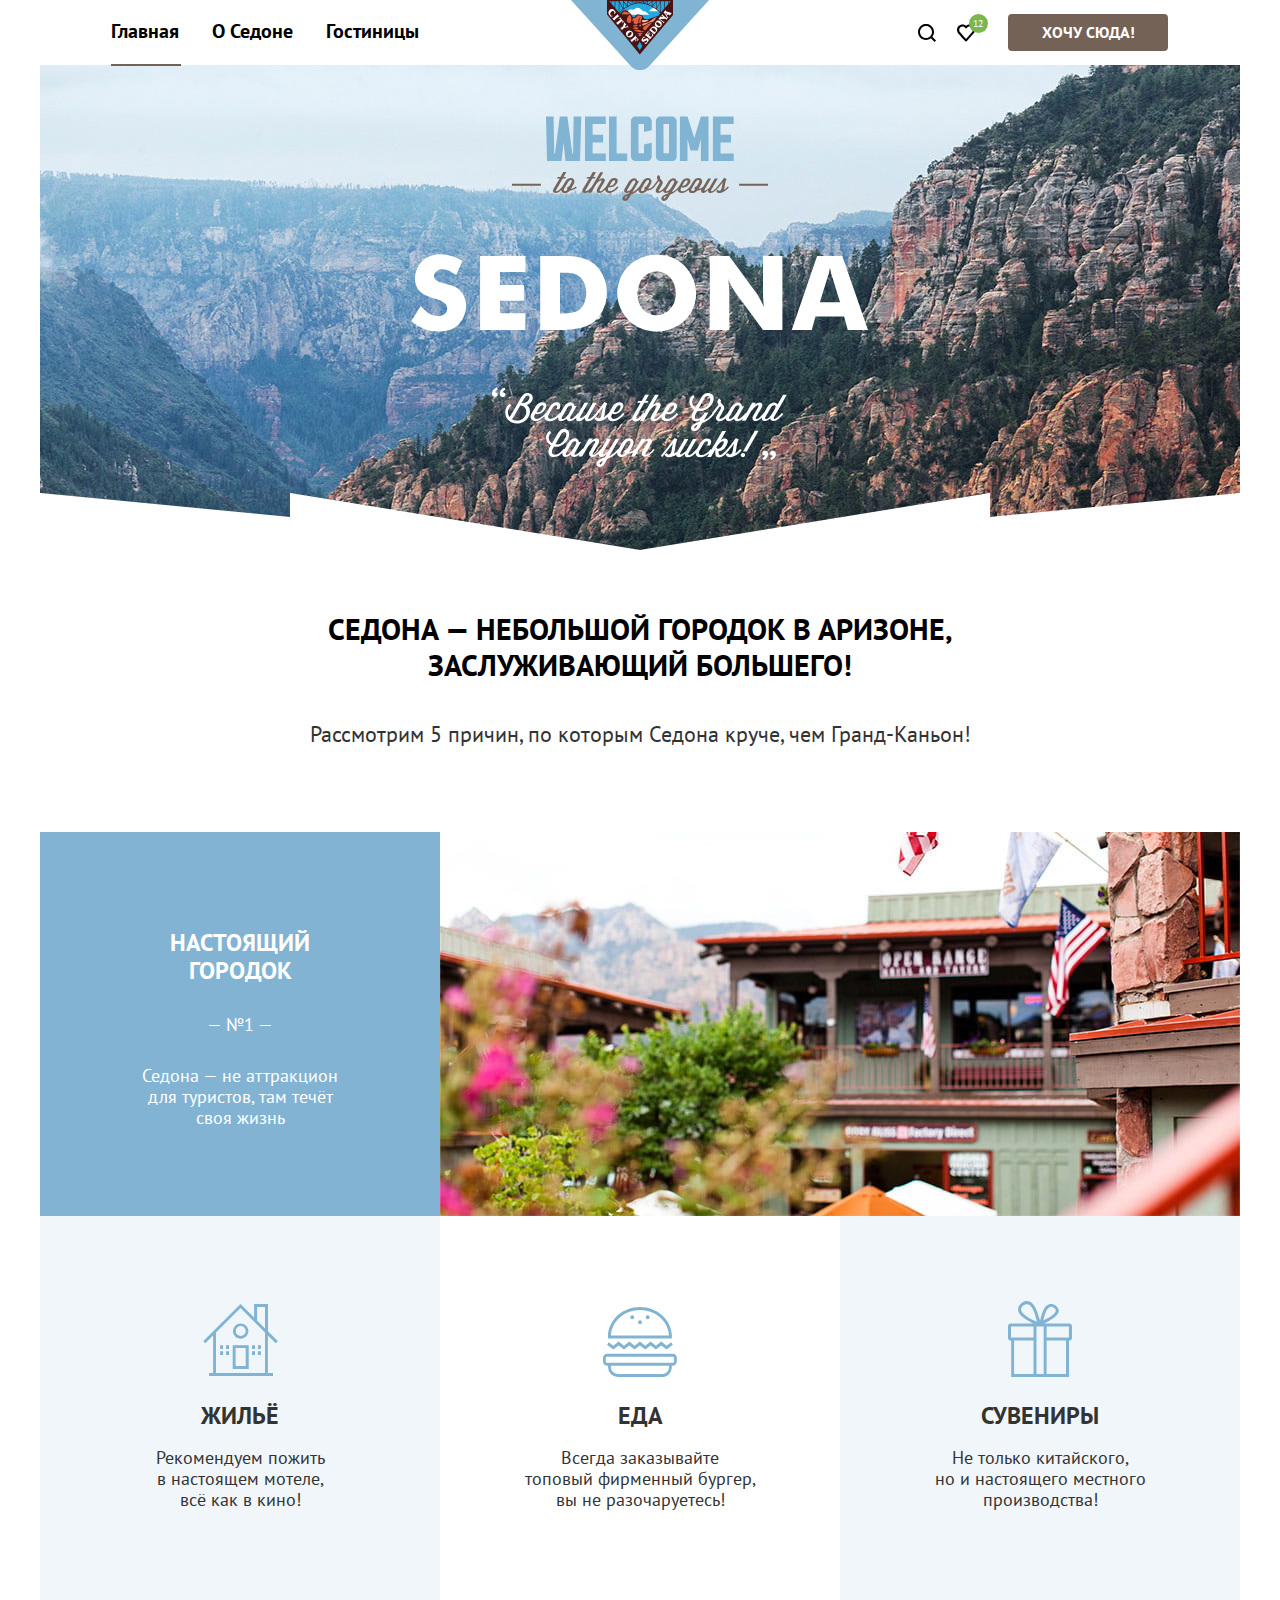
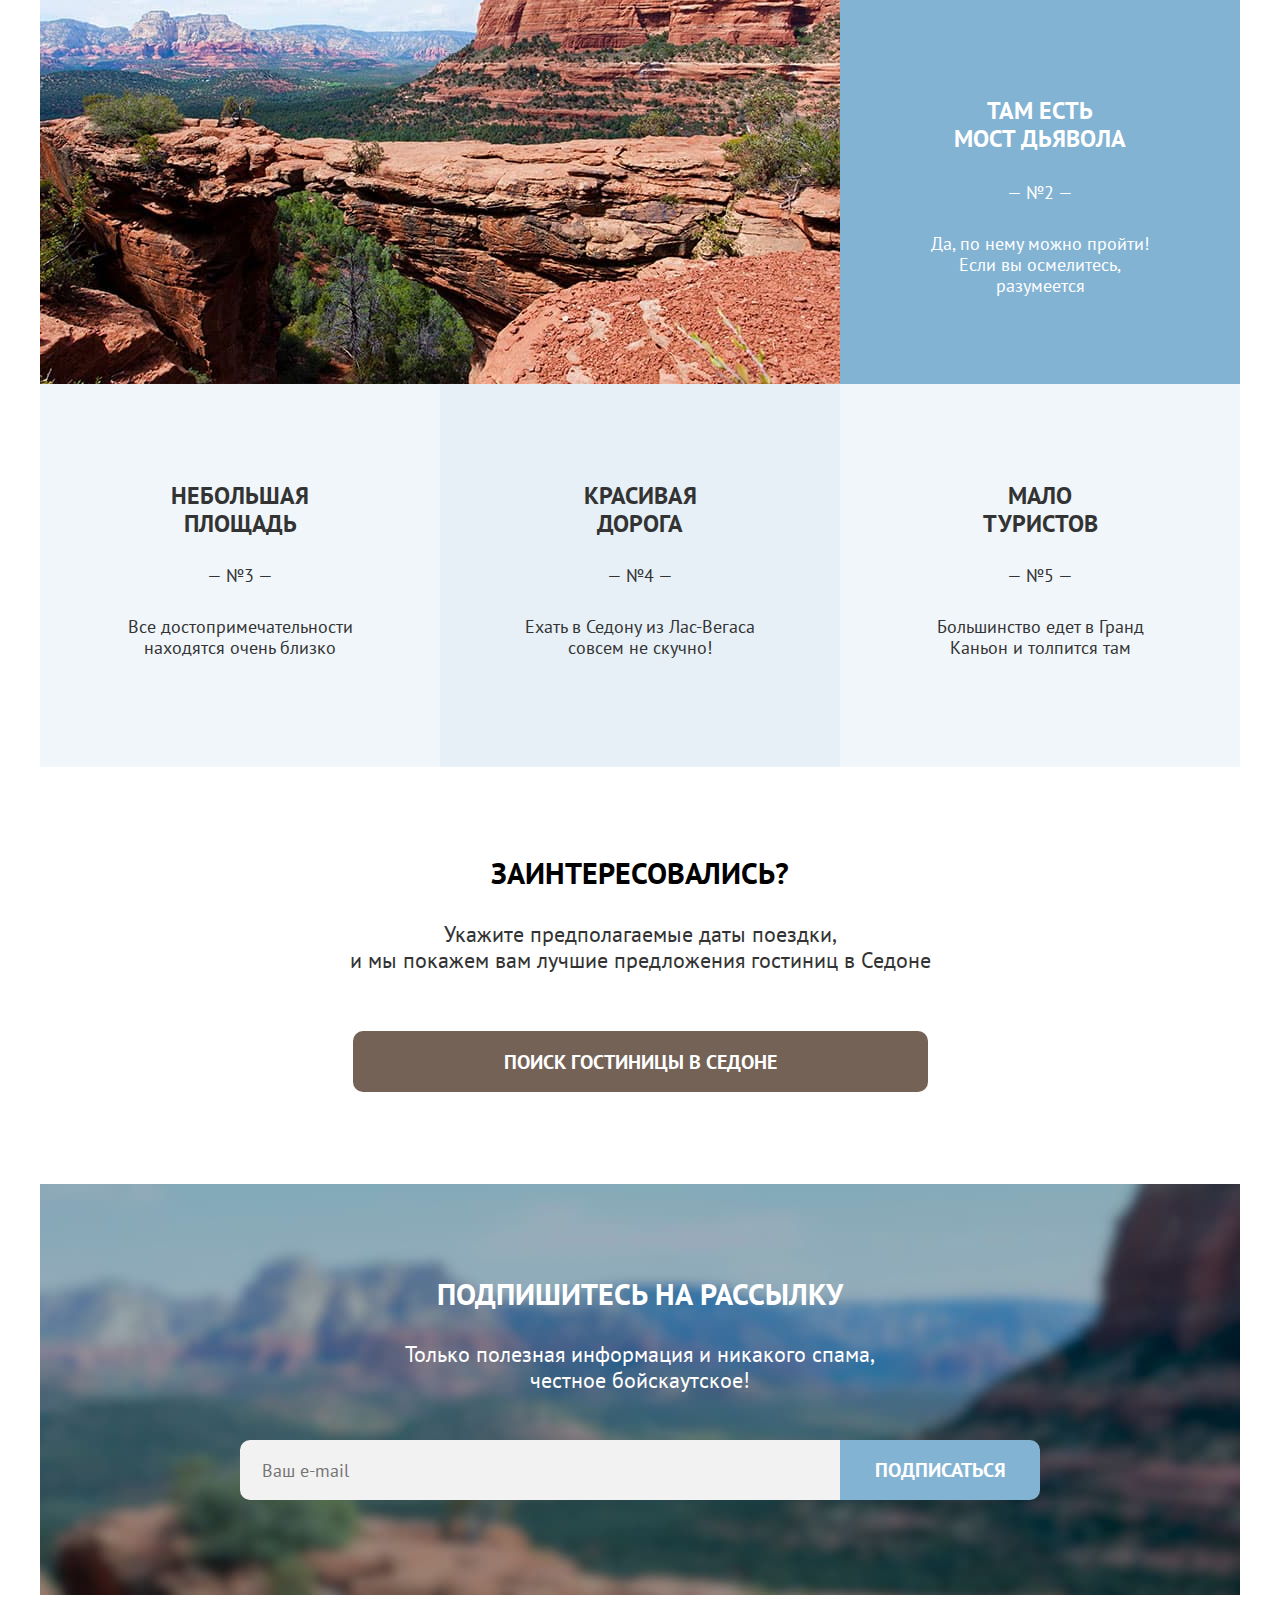
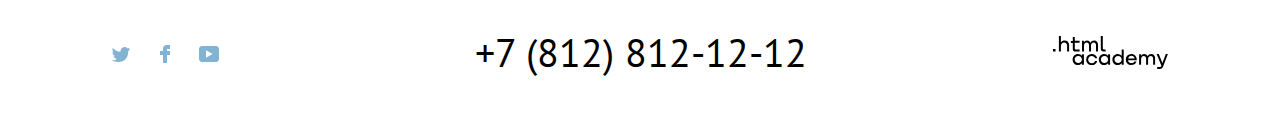
<file: index.html>
<!DOCTYPE html>
<html lang="ru">

<head>
  <meta charset="utf-8">
  <title>HTML Academy: Седона</title>
  <link rel="icon" type="image/png" sizes="32x32" href="favicon.png">
  <link rel="icon" href="favicon.ico">
  <link rel="stylesheet" href="styles/styles.css">
</head>

<body>
  <!---page-header--->
  <div class="container">
    <header class="page-header">
      <!---navigation---->
      <nav class="main-nav">
        <ul class="disordered nav-site">
          <li class="nav-site-item">
            <a class="nav-site-link navigation-link-active" href="#">Главная</a>
          </li>
          <li class="nav-site-item">
            <a class="nav-site-link" href="#">О Седоне</a>
          </li>
          <li class="nav-site-item">
            <a class="nav-site-link" href="catalog.html">Гостиницы</a>
          </li>
        </ul>
        <a class="nav-logo-link"><img src="./images/sedona.svg" alt="Логотип компании." width="138" height="70"></a>
        <ul class="disordered nav-user">
          <li class="nav-user-item">
            <a class="nav-user-link search-link" href="#">
              <svg class="icon-search" aria-hidden="true" focusable="false" width="18" height="18" viewBox="0 0 18 18"
                fill="none" xmlns="http://www.w3.org/2000/svg">
                <path
                  d="M18 16.5L14.3 12.8C15.3 11.5 16 9.8 16 7.9C16 3.5 12.4 -0.1 8 -0.1C3.6 -0.1 0 3.6 0 8C0 12.4 3.6 16 8 16C9.8 16 11.5 15.4 12.9 14.3L16.6 18L18 16.5ZM8 14C4.7 14 2 11.3 2 8C2 4.7 4.7 2 8 2C11.3 2 14 4.7 14 8C14 11.3 11.3 14 8 14Z"
                  fill="black" />
              </svg>
              <span class="visually-hidden">Поиск</span>
            </a>
          </li>
          <li class="nav-user-item">
            <a class="nav-user-link icon" href="#">
              <svg class="icon-favorites" aria-hidden="true" focusable="false" width="18" height="17"
                viewBox="0 0 18 17" fill="none" xmlns="http://www.w3.org/2000/svg">
                <path
                  d="M8.9 17C8.6 17 8.3 16.9 8.1 16.6C2.7 10.5 1.4 9.1 1.1 8.7C0.4 7.8 0 6.6 0 5.4C0 2.4 2.4 0 5.5 0C6.8 0 8 0.5 9 1.3C10 0.5 11.3 0 12.5 0C15.5 0 18 2.4 18 5.4C18 6.7 17.5 7.9 16.7 8.8L9.7 16.7C9.5 16.9 9.3 17 8.9 17ZM2.9 7.5C3.2 7.9 6.4 11.5 9 14.4L15.2 7.4C15.7 6.9 15.9 6.2 15.9 5.4C15.9 3.6 14.4 2.1 12.6 2.1C11.6 2.1 10.6 2.6 9.9 3.4C9.6 3.7 9.3 3.8 9 3.8C8.7 3.8 8.4 3.6 8.2 3.4C7.5 2.6 6.5 2.1 5.5 2.1C3.7 2.1 2.2 3.6 2.2 5.4C2.1 6.3 2.5 7 2.9 7.5C2.8 7.5 2.8 7.5 2.9 7.5Z"
                  fill="black" />
              </svg>
              <span class="visually-hidden">Избранное</span>
            </a>
            <span class="favorites-total">12</span>
            <!--для открытия попапа добавить класс popup-activ-->
            <div class="popup">
              <div class="popup-content">
                <div class="popup-wrapper">
                  <button class="popup-button visually-hidden" tabindex="-1">Закрыть</button>
                  <ul class="disordered popup-list">
                    <li class="popup-item">
                      <a class="card-favorites" href="#">
                        <img class="card-favorites-images" src="./images/hotel-2-small.jpg"
                          alt="однаэтажная гостиница с видом на две горы." width="48" height="48">
                        <h2 class="card-favorites-title">Desert Quail Inn</h2>
                        <p class="card-favorites-subtitle">Мотель</p>
                      </a>
                      <button class="catalog-favorites-button" type="button">
                        <svg class="button-icon" aria-hidden="true" focusable="false" width="16" height="16" fill="none"
                          xmlns="http://www.w3.org/2000/svg">
                          <path
                            d="M15.3 2.3H.6c-.3 0-.6.2-.6.5s.3.6.6.6h1.7v12c0 .3.3.6.6.6h10.2c.3 0 .6-.3.6-.6v-12h1.7c.3 0 .6-.3.6-.6s-.4-.5-.7-.5Zm-2.8 12.5H3.4V3.4h9.1v11.4ZM6.2 1.2h3.4c.3 0 .6-.3.6-.6S10 0 9.7 0H6.2c-.3 0-.5.3-.5.6s.2.6.5.6Z"
                            fill="#000" />
                          <path
                            d="M6.2 12c.3 0 .6-.3.6-.6V5.7c0-.3-.3-.6-.6-.6s-.6.3-.6.6v5.7c.1.3.3.6.6.6ZM9.7 12c.3 0 .6-.3.6-.6V5.7c0-.3-.3-.6-.6-.6s-.6.4-.6.6v5.7c0 .3.2.6.6.6Z"
                            fill="#000" />
                        </svg>
                        <span class="visually-hidden">Удалить из избраннова</span>
                      </button>
                    </li>
                    <li class="popup-item">
                      <a class="card-favorites" href="#">
                        <img class="card-favorites-images" src="./images/hotel-3-small.jpg" alt="Гора дьявола."
                          width="48" height="48">
                        <h2 class="card-favorites-title">Villas at Poco Diablo</h2>
                        <p class="card-favorites-subtitle">Апартаменты</p>
                      </a>
                      <button class="catalog-favorites-button" type="button">
                        <svg class="button-icon" aria-hidden="true" focusable="false" width="16" height="16" fill="none"
                          xmlns="http://www.w3.org/2000/svg">
                          <path
                            d="M15.3 2.3H.6c-.3 0-.6.2-.6.5s.3.6.6.6h1.7v12c0 .3.3.6.6.6h10.2c.3 0 .6-.3.6-.6v-12h1.7c.3 0 .6-.3.6-.6s-.4-.5-.7-.5Zm-2.8 12.5H3.4V3.4h9.1v11.4ZM6.2 1.2h3.4c.3 0 .6-.3.6-.6S10 0 9.7 0H6.2c-.3 0-.5.3-.5.6s.2.6.5.6Z"
                            fill="#000" />
                          <path
                            d="M6.2 12c.3 0 .6-.3.6-.6V5.7c0-.3-.3-.6-.6-.6s-.6.3-.6.6v5.7c.1.3.3.6.6.6ZM9.7 12c.3 0 .6-.3.6-.6V5.7c0-.3-.3-.6-.6-.6s-.6.4-.6.6v5.7c0 .3.2.6.6.6Z"
                            fill="#000" />
                        </svg>
                        <span class="visually-hidden">Удалить из избранного</span>
                      </button>
                    </li>
                  </ul>
                </div>
                <a class="btn all-favorits" href="#">Все избранные</a>
              </div>
            </div>
          </li>
          <li class="nav-user-item">
            <a class="nav-user-link btn" href="#">Хочу сюда!</a>
          </li>
        </ul>
      </nav>
      <!---navigation---->
    </header>
    <!---page-header--->
    <main class="main-index">
      <!------------.promo------------>
      <section class="promo">
        <div class="promo-banner">
          <h1 class="visually-hidden">Седона, поиск гостиниц</h1>
          <img class="promo-logo" src="./images/welcome.svg" alt="Добро пожаловать в седону, вид на большие горы."
            width="458" height="352">
        </div>
        <div class="promo-text">
          <p class="promo-title"><strong>Седона — небольшой городок в Аризоне, заслуживающий большего!</strong></p>
          <p class="promo-subtitle">
            Рассмотрим 5 причин, по которым Седона круче, чем Гранд-Каньон!
          </p>
        </div>
      </section>
      <!------------.promo------------>
      <!--------------.advantage----------->
      <section class="advantage">
        <h2 class="visually-hidden">Преимущества</h2>
        <ul class="disordered advantage-list simple-list">
          <li class="advantage-item advantage-item-promo blu">
            <div class="card-text card-text-promo">
              <h3 class="heading">Настоящий городок</h3>
              <p>— №1 —</p>
              <p>Седона — не аттракцион для туристов, там течёт своя жизнь</p>
            </div>
            <img class="card-image" src="./images/photo-1.jpg" alt="Красивый вид на двух этажную гостиницу." width="800"
              height="384">
          </li>
          <li class="advantage-item light-blu">
            <div class="card-text card-text-normal">
              <h3 class="house heading">Жильё</h3>
              <p class="lodging">Рекомендуем пожить в настоящем мотеле, всё как в кино!</p>
            </div>
          </li>
          <li class="advantage-item blu-white">
            <div class="card-text card-text-normal">
              <h3 class="food heading">Еда</h3>
              <p>Всегда заказывайте <br>топовый фирменный бургер, вы не разочаруетесь!</p>
            </div>
          </li>
          <li class="advantage-item light-blu">
            <div class="card-text card-text-normal">
              <h3 class="souvenir heading">Сувениры</h3>
              <p>Не только китайского, <br>но и настоящего местного производства!</p>
            </div>
          </li>
        </ul>
        <ul class="disordered advantage-list number-list">
          <li class="advantage-item advantage-item-promo blu">
            <div class="card-text card-text-promo">
              <h3 class="heading">Там есть <br>мост дьявола</h3>
              <p>— №2 —</p>
              <p>Да, по нему можно пройти! Если вы осмелитесь, разумеется</p>
            </div>
            <img class="card-image" src="./images/photo-2.jpg" alt="Мост дьявола в горах." width="800" height="384">
          </li>
          <li class="advantage-item light-blu">
            <div class="card-text card-text-number">
              <h3 class="heading">Небольшая площадь</h3>
              <p>— №3 —</p>
              <p>Все достопримечательности находятся очень близко</p>
            </div>
          </li>
          <li class="advantage-item dark-blu">
            <div class="card-text card-text-number">
              <h3 class="heading">Красивая дорога</h3>
              <p>— №4 —</p>
              <p>Ехать в Седону из Лас-Вегаса совсем не скучно!</p>
            </div>
          </li>
          <li class="advantage-item light-blu">
            <div class="card-text card-text-number">
              <h3 class="heading">Мало туристов</h3>
              <p>— №5 —</p>
              <p>Большинство едет в Гранд Каньон и толпится там</p>
            </div>
          </li>
        </ul>
      </section>
      <!---------------.advantage--------------->
      <!---------------.search-block--------------->
      <section class="search-block">
        <h2 class="visually-hidden">Форма поиска</h2>
        <p><strong>Заинтересовались?</strong></p>
        <p class="search-block-subtitle">Укажите предполагаемые даты поездки, <br>и мы покажем вам лучшие предложения
          гостиниц в Седоне</p>
        <a class="btn" href="#">Поиск гостиницы в седоне</a>
      </section>
    </main>
    <!---------------.search-block--------------->
    <!---------------.subscription-form--------------->
    <footer>
      <section class="subscription-form">
        <h2 class="subscription-title">Подпишитесь на рассылку</h2>
        <p class="subscription-subtitle">Только полезная информация и никакого спама, честное бойскаутское!</p>
        <form class="mailing-form" action="https://echo.htmlacademy.ru/" method="post">
          <p class="e-mail">
            <label for="e-mail" class="visually-hidden">Укажите Ваш e-mail адресс</label>
            <input type="email" class="e-mail" name="e-mail" id="e-mail" placeholder="Ваш e-mail" required>
          </p>
          <button class="button" type="submit">Подписаться</button>
        </form>
      </section>
      <!-----------.subscription-form------------>
      <!-------------.footer-social------------->
      <section class="footer-social">
        <h2 class="visually-hidden">Контактная информация</h2>
        <ul class="disordered footer-social-list">
          <li class="footer-social-item">
            <a class="footer-social-link twitter" href="https://twitter.com/htmlacademy_ru">
              <svg class="social-icon" width="18" height="15" fill="none" xmlns="http://www.w3.org/2000/svg">
                <path
                  d="M11.6.2c1.8-.5 3.2.3 3.8 1.2l2.1-.7c0 .9-.6 1.5-.9 1.8.7.1 1.4-.6 1.4-.6a3 3 0 0 1-1.7 2C16.1 10.7 13 15.1 5.7 15h-.5c-.4 0-4.4-.5-5.2-1.9 2.4.2 4.1-.4 5-1.2-1-.3-2.9-.4-3.2-2.9.4.1.6.2 1.3.1C1.8 8.3.4 7.5.5 5.3c.3.3 1.1.5 1.4.5C1.1 5.6-.2 2.5.9.9a11 11 0 0 0 7.6 3.8C8.7 2.3 9.7.8 11.6.2Z"
                  fill="#83B3D3" />
              </svg>
              <span class="visually-hidden">Твиттер</span>
            </a>
          </li>
          <li class="footer-social-item">
            <a class="footer-social-link facebook" href="https://www.facebook.com/htmlacademy">
              <svg class="social-icon" aria-hidden="true" focusable="false" width="10" height="18" fill="none"
                xmlns="http://www.w3.org/2000/svg">
                <path d="M7 0a4 4 0 0 0-4 4v2H0v4h3v8h4v-8h3V6H7V4h3V0H7Z" fill="#83B3D3" />
              </svg>
              <span class="visually-hidden">Фейсбук</span>
            </a>
          </li>
          <li class="footer-social-item">
            <a class="footer-social-link youtube" href="https://www.youtube.com/c/HTMLAcademyRUS">
              <svg class="social-icon" aria-hidden="true" focusable="false" width="20" height="16" fill="none"
                xmlns="http://www.w3.org/2000/svg">
                <g clip-path="url(#a)">
                  <path
                    d="M17 0H2.9C1.2 0 0 1.5 0 3.2v9.5C0 14.5 1.2 16 2.9 16h14.3c1.5 0 2.9-1.5 2.9-3.2V3.2C19.9 1.5 18.7 0 17 0ZM7 11.8V4.2L13.7 8 7 11.8Z"
                    fill="#83B3D3" />
                </g>
                <defs>
                  <clipPath id="a">
                    <path fill="#fff" d="M0 0h20v16H0z" />
                  </clipPath>
                </defs>
              </svg>
              <span class="visually-hidden">youtube</span>
            </a>
          </li>
        </ul>
        <a class="footer-tel" href="tel:+78128121212">+7 (812) 812-12-12</a>
        <a class="footer-logo" href="https://htmlacademy.ru/">
          <svg class="footer-logo-icon" aria-hidden="true" focusable="false" width="115" height="34" fill="none"
            xmlns="http://www.w3.org/2000/svg">
            <path
              d="M0 12.9v2.6h2.5v-2.6H0ZM11.6 4.5c-1.6 0-2.8.7-3.6 1.7h-.1V0h-2v15.5h2v-5.3c0-2.1 1.3-3.6 3.3-3.6 1.8 0 2.9 1.4 2.9 3.2v5.7h2V9.4c.1-3-1.8-4.9-4.5-4.9ZM26.6 4.8h-4.8V1.1h-2v3.8h-1.9v2h1.9v6c0 1.7 1 2.7 2.7 2.7h4.1v-2h-3.7c-.7 0-1.1-.4-1.1-1.1V6.8h4.8v-2ZM41.1 4.6c-1.6 0-2.9.8-3.5 2.1h-.1a3.7 3.7 0 0 0-3.4-2.1c-1.4 0-2.5.8-3.1 1.8h-.1V4.8H29v10.6h2V10c0-2 1-3.5 2.6-3.5 1.5 0 2.4 1 2.4 2.6v6.3h2V9.8c0-2.4 1.4-3.3 2.6-3.3 1.5 0 2.4 1 2.4 2.6v6.3h2V8.9c.1-2.5-1.4-4.3-3.9-4.3ZM47.8 12.7c0 1.7 1 2.7 2.8 2.7h2v-2h-1.7c-.7 0-1.1-.4-1.1-1.1V0h-2v12.7ZM28.9 19.7a4.9 4.9 0 0 0-3.9-1.8c-3.1 0-5.4 2.3-5.4 5.6s2.3 5.6 5.4 5.6c1.8 0 3-.8 3.8-1.9h.1v1.6h2V18.2h-2v1.5Zm-3.6 7.4a3.5 3.5 0 0 1-3.6-3.6c0-2 1.4-3.6 3.6-3.6s3.6 1.6 3.6 3.6c0 1.9-1.4 3.6-3.6 3.6ZM44.2 22c-.5-2.4-2.6-4.1-5.4-4.1a5.4 5.4 0 0 0-5.6 5.6c0 3.1 2.2 5.6 5.6 5.6 2.8 0 4.9-1.8 5.4-4.2h-2.1a3.4 3.4 0 0 1-3.3 2.3 3.5 3.5 0 0 1-3.6-3.6c0-2 1.4-3.6 3.6-3.6 1.6 0 2.8 1 3.3 2.2h2.1V22ZM55.1 19.7a4.9 4.9 0 0 0-3.9-1.8c-3.1 0-5.4 2.3-5.4 5.6s2.3 5.6 5.4 5.6c1.8 0 3-.8 3.8-1.9h.1v1.6h2V18.2h-2v1.5Zm-3.6 7.4a3.5 3.5 0 0 1-3.6-3.6c0-2 1.4-3.6 3.6-3.6s3.6 1.6 3.6 3.6c0 1.9-1.5 3.6-3.6 3.6ZM68.7 19.8a5 5 0 0 0-3.9-1.9c-3.1 0-5.4 2.3-5.4 5.6s2.2 5.6 5.4 5.6c1.7 0 3-.8 3.8-1.8h.1v1.5h2V13.4h-2v6.4Zm-3.6 7.3a3.5 3.5 0 0 1-3.6-3.6c0-2 1.4-3.6 3.6-3.6s3.6 1.6 3.6 3.6c-.1 2-1.5 3.6-3.6 3.6ZM78.3 17.9a5.4 5.4 0 0 0-5.5 5.6c0 3 2.1 5.6 5.5 5.6 2.5 0 4.5-1.3 5.2-3.6h-2.1c-.5 1-1.6 1.6-3 1.6-1.9 0-3.3-1.3-3.4-2.9h8.8c.2-3.6-2-6.3-5.5-6.3Zm0 1.9c1.7 0 3 1 3.3 2.6h-6.5a3.2 3.2 0 0 1 3.2-2.6ZM98.2 17.9a4 4 0 0 0-3.6 2h-.1c-.6-1.2-1.8-2-3.4-2-1.4 0-2.5.7-3.1 1.8v-1.5h-1.9v10.6h2v-5.4c0-2 1-3.4 2.6-3.5 1.5 0 2.4 1 2.4 2.6v6.3h2v-5.6c0-2.4 1.4-3.3 2.6-3.3 1.5 0 2.4 1 2.4 2.6v6.3h2v-6.5c.1-2.6-1.4-4.4-3.9-4.4ZM109.4 27l-3.6-8.9h-2.2l4.8 11.6c-.3.9-.7 1.2-1.7 1.2h-2.5v2h2.5c1.8 0 2.8-.8 3.5-2.6l4.7-12.2h-2.1l-3.4 8.9Z"
              fill="#000" />
          </svg>
        </a>
      </section>
    </footer>
  </div>
  <div class="modal-container modal-container-close">
    <div class="modal modal-search">
      <button class="modal-close-button">
        <span class="visually-hidden">Закрыть</span>
      </button>
      <section class="modal-content">
        <h2 class="modal-title">Поиск гостиницы в Седоне</h2>
        <form class="modal-form" action="https://echo.htmlacademy.ru/" method="get">
          <p class="field-group appointment-form-date">
            <label class="form-label label-form" for="appointment-date-arrival">Дата заезда:</label>
            <input type="text" class="appointment-date-arrival" id="appointment-date-arrival" name="appointment-date"
              placeholder="27 апреля 2020" required>
            <span class="input-message input-message-error">Мы не можем отправить вас в прошлое.</span>
          </p>
          <p class="field-group appointment-form-date">
            <label class="form-label label-form" for="appointment-date-departure">Дата выезда:</label>
            <input type="text" class="appointment-date-departure" id="appointment-date-departure"
              name="appointment-date" placeholder="1 сентября 2021">
            <span class="input-message">На эти даты есть свободные номера. Пока есть.</span>
          </p>
          <div class="human">
            <div class="field-group appointment-form-human">
              <label class="form-label form-label-adult" for="appointment-human-adult">Взрослые:</label>
              <div class="input-controls-wrapper input-adult">
                <div class="input-controls">
                  <button class="input-button decrease" type="button">
                    <span class="visually-hidden">Уменьшить на 1</span>
                  </button>
                  <button class="input-button increase" type="button">
                    <span class="visually-hidden">Увеличить на 1</span>
                  </button>
                </div>
                <input type="number" class="appointment-human input-adult" id="appointment-human-adult"
                  name="appointment-human-adult" placeholder="2" min="0">
              </div>
            </div>
            <div class="field-group appointment-form-human">
              <label class="form-label form-label-children" for="appointment-human-children">Дети:</label>
              <div class="children-info">
                <button class="dop-info" type="button">i</button>
                <!--для вывода информации добавить класс children-block-activ-->
                <div class="children-block">
                  <p class="children-text">Укажите количество детей, которые будут с вами, возраст которых от 6 до 18
                    лет. Дети до 6 лет размещаются бесплатно.</p>
                </div>
              </div>
              <div class="input-controls-wrapper input-children">
                <div class="input-controls">
                  <button class="input-button decrease" type="button">
                    <span class="visually-hidden">Уменьшить на 1</span>
                  </button>
                  <button class="input-button increase" type="button">
                    <span class="visually-hidden">Увеличить на 1</span>
                  </button>
                </div>
                <input type="number" class="appointment-human appointment-human-children"
                  id="appointment-human-children" name="appointment-human-adult" placeholder="1" min="0">
              </div>
            </div>
          </div>
          <button class="button appointment-search" type="submit">Записаться</button>
        </form>
      </section>
    </div>
  </div>
  <!------------------.footer-social----------------->
</body>

</html>
</file>
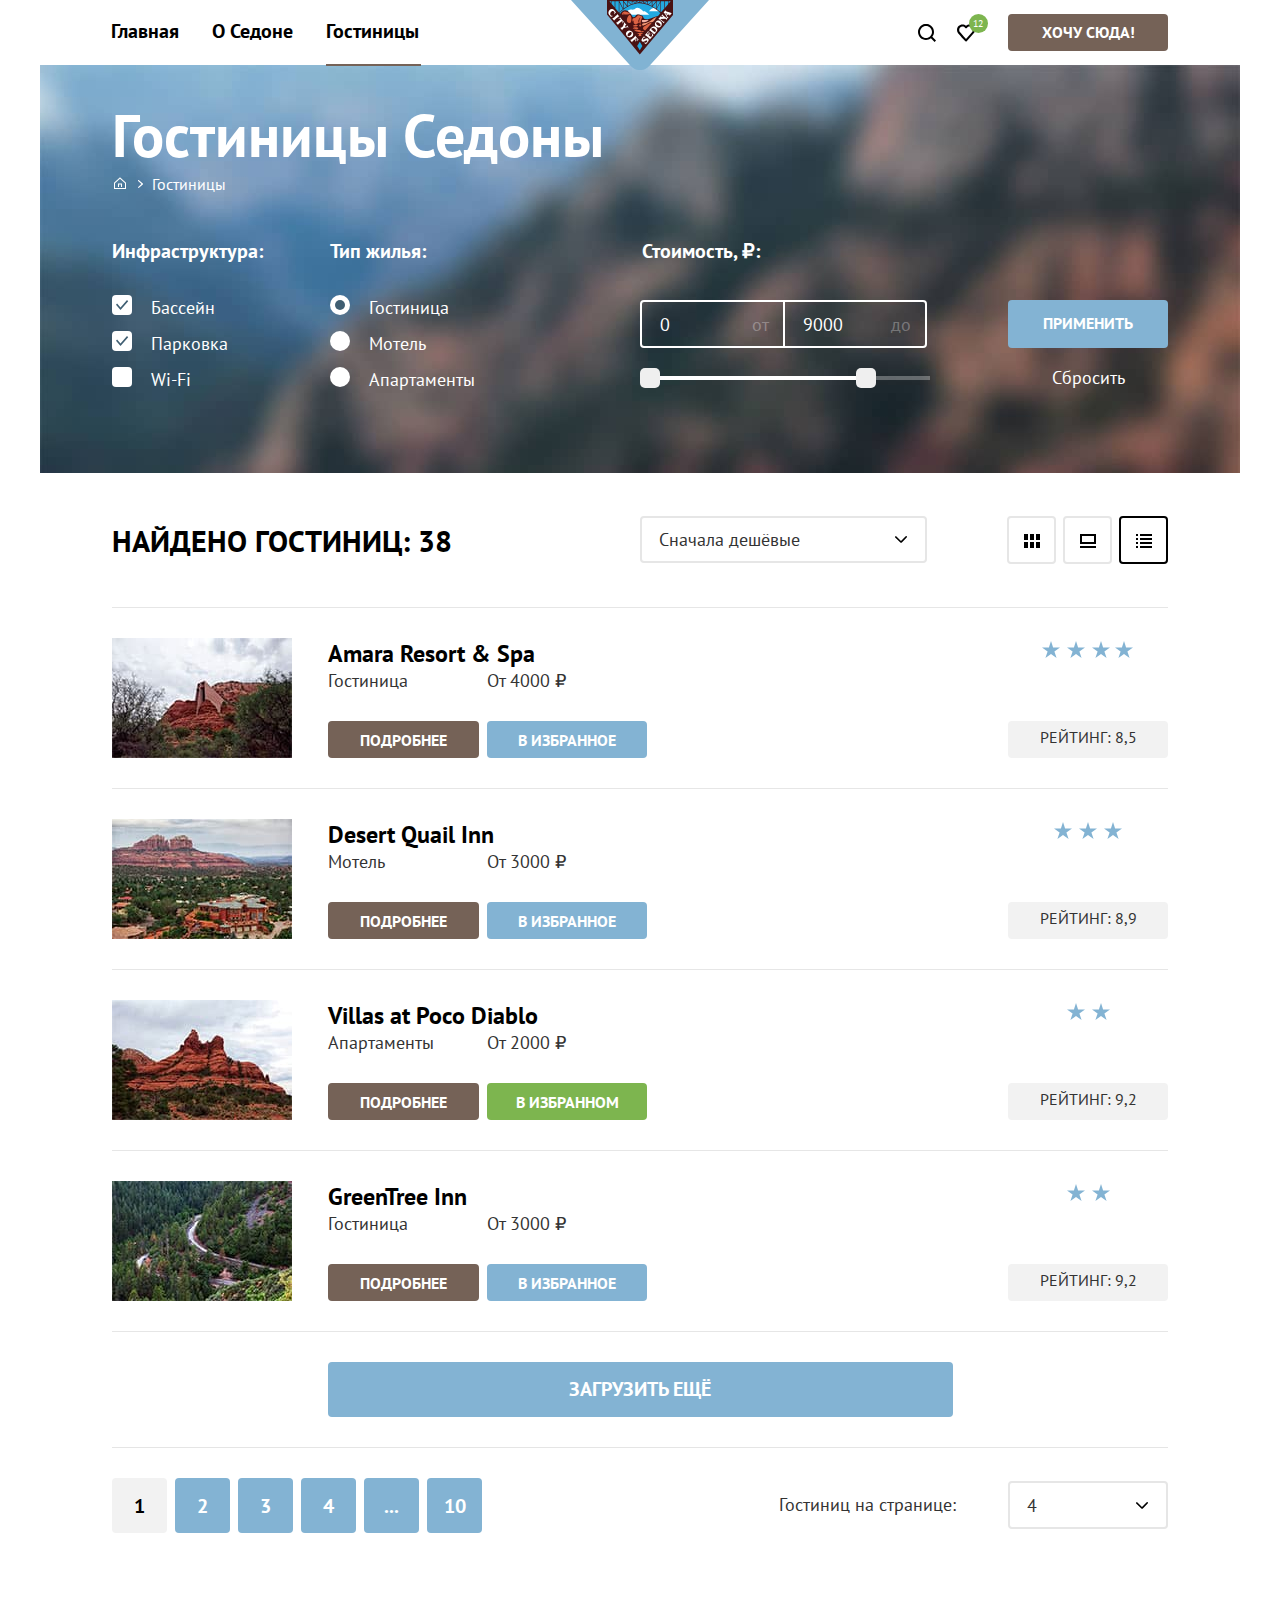
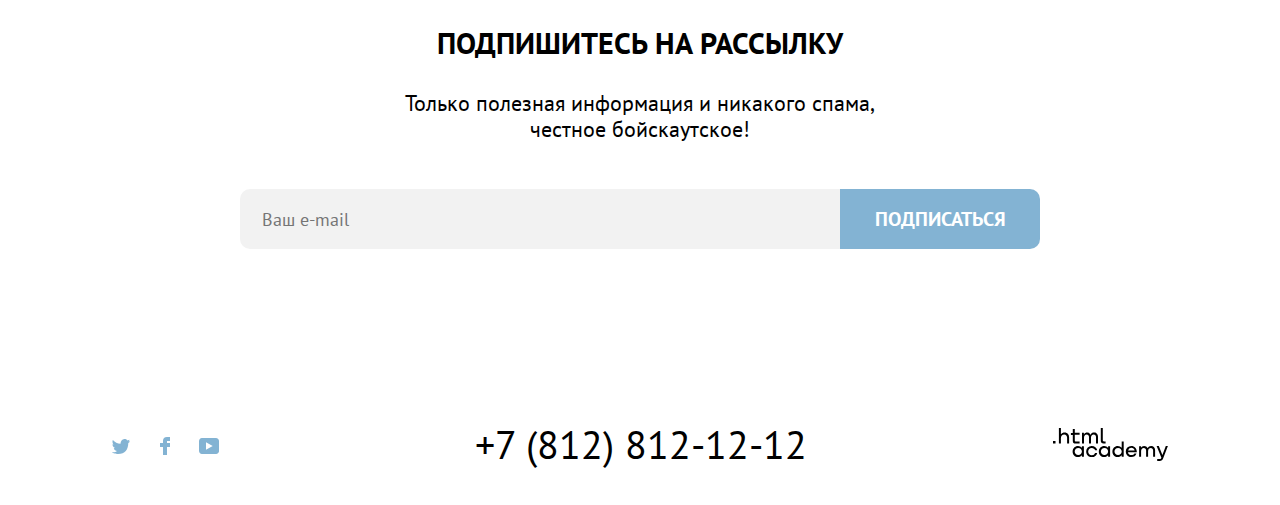
<file: catalog.html>
<!DOCTYPE html>
<html lang="en">

<head>
  <meta charset="utf-8">
  <title>HTML Academy: Седона</title>
  <link rel="icon" type="image/png" sizes="32x32" href="favicon.png">
  <link rel="icon" href="favicon.ico">
  <link rel="stylesheet" href="styles/styles.css">
</head>

<body>
  <div class="container">
    <!---page-header--->
    <header class="page-header">
      <!---navigation---->
      <nav class="main-nav">
        <ul class="disordered nav-site">
          <li class="nav-site-item">
            <a class="nav-site-link" href="index.html">Главная</a>
          </li>
          <li class="nav-site-item">
            <a class="nav-site-link" href="#">О Седоне</a>
          </li>
          <li class="nav-site-item">
            <a class="nav-site-link  navigation-link-active" href="catalog.html">Гостиницы</a>
          </li>
        </ul>
        <a class="nav-logo-link" href="index.html"><img src="images/sedona.svg"
            alt="Логотип компании, переход на главную страницу." width="138" height="70"></a>
        <ul class="disordered nav-user">
          <li class="nav-user-item">
            <a class="nav-user-link search-link" href="#">
              <svg class="icon-search" aria-hidden="true" focusable="false" width="18" height="18" viewBox="0 0 18 18"
                fill="none" xmlns="http://www.w3.org/2000/svg">
                <path
                  d="M18 16.5L14.3 12.8C15.3 11.5 16 9.8 16 7.9C16 3.5 12.4 -0.1 8 -0.1C3.6 -0.1 0 3.6 0 8C0 12.4 3.6 16 8 16C9.8 16 11.5 15.4 12.9 14.3L16.6 18L18 16.5ZM8 14C4.7 14 2 11.3 2 8C2 4.7 4.7 2 8 2C11.3 2 14 4.7 14 8C14 11.3 11.3 14 8 14Z"
                  fill="black" />
              </svg>
              <span class="visually-hidden">Поиск</span>
            </a>
          </li>
          <li class="nav-user-item">
            <a class="nav-user-link icon" href="#">
              <svg class="icon-favorites" aria-hidden="true" focusable="false" width="18" height="17"
                viewBox="0 0 18 17" fill="none" xmlns="http://www.w3.org/2000/svg">
                <path
                  d="M8.9 17C8.6 17 8.3 16.9 8.1 16.6C2.7 10.5 1.4 9.1 1.1 8.7C0.4 7.8 0 6.6 0 5.4C0 2.4 2.4 0 5.5 0C6.8 0 8 0.5 9 1.3C10 0.5 11.3 0 12.5 0C15.5 0 18 2.4 18 5.4C18 6.7 17.5 7.9 16.7 8.8L9.7 16.7C9.5 16.9 9.3 17 8.9 17ZM2.9 7.5C3.2 7.9 6.4 11.5 9 14.4L15.2 7.4C15.7 6.9 15.9 6.2 15.9 5.4C15.9 3.6 14.4 2.1 12.6 2.1C11.6 2.1 10.6 2.6 9.9 3.4C9.6 3.7 9.3 3.8 9 3.8C8.7 3.8 8.4 3.6 8.2 3.4C7.5 2.6 6.5 2.1 5.5 2.1C3.7 2.1 2.2 3.6 2.2 5.4C2.1 6.3 2.5 7 2.9 7.5C2.8 7.5 2.8 7.5 2.9 7.5Z"
                  fill="black" />
              </svg>
              <span class="visually-hidden">Избранное</span>
            </a>
            <span class="favorites-total">12</span>
          </li>
          <li class="nav-user-item">
            <a class="nav-user-link btn" href="#">Хочу сюда!</a>
          </li>
        </ul>
      </nav>
      <!---navigation---->
    </header>
    <main class="main-inner">
      <header class="inner-header">
        <section class="inner-header-nav">
          <div class="inner-container">
            <h1 class="inner-header-title">Гостиницы Седоны</h1>
            <ul class="disordered breadcrumbs">
              <li class="breadcrumbs-item">
                <a class="breadcrumbs-link home" href="index.html">
                  <span class="visually-hidden">Главная</span></a>
              </li>
              <li class="breadcrumbs-item">
                <a class="breadcrumbs-link hotels" href="#">Гостиницы</a>
              </li>
            </ul>
          </div>
        </section>
        <!---filters--->
        <section class="inner-header-filters">
          <div class="inner-container">
            <h2 class="visually-hidden">Фильтр гостиниц</h2>
            <form class="catalog-filter" action="https://echo.htmlacademy.ru/" method="get">
              <!---инфраструктура--->
              <fieldset class="catalog-filter-list infrastructure">
                <legend class="catalog-filter-title">Инфраструктура:</legend>
                <ul class="disordered catalog-filter-item">
                  <li>
                    <label class="control">
                      <input class="visually-hidden control-input" type="checkbox" name="pool" checked>
                      <span class="control-mark"></span>
                      <span class="control-label">Бассейн</span>
                    </label>
                  </li>
                  <li>
                    <label class="control">
                      <input class="visually-hidden control-input" type="checkbox" name="parking" checked>
                      <span class="control-mark"></span>
                      <span class="control-label">Парковка</span>
                    </label>
                  </li>
                  <li>
                    <label class="control">
                      <input class="visually-hidden control-input" type="checkbox" name="Wi-Fi">
                      <span class="control-mark"></span>
                      <span class="control-label">Wi-Fi</span>
                    </label>
                  </li>
                </ul>
              </fieldset>
              <!---инфраструктура--->
              <!---тип жилья--->
              <fieldset class="catalog-filter-list">
                <legend class="catalog-filter-title">Тип жилья:</legend>
                <ul class="disordered catalog-filter-item">
                  <li>
                    <label class="control">
                      <input class="visually-hidden control-input" type="radio" name="product-group" value="hotel"
                        checked>
                      <span class="control-mark"></span>
                      <span class="control-label">Гостиница</span>
                    </label>
                  </li>
                  <li>
                    <label class="control">
                      <input class="visually-hidden control-input" type="radio" name="product-group" value="motel">
                      <span class="control-mark"></span>
                      <span class="control-label">Мотель</span>
                    </label>
                  </li>
                  <li>
                    <label class="control">
                      <input class="visually-hidden control-input" type="radio" name="product-group" value="apartments">
                      <span class="control-mark"></span>
                      <span class="control-label">Апартаменты</span>
                    </label>
                  </li>
                </ul>
              </fieldset>
              <!---тип жилья--->
              <!---цена слайдер кнопки--->
              <fieldset class="catalog-filter-list search-price">
                <legend class="catalog-filter-price">Стоимость, ₽:</legend>
                <div class="range">
                  <div class="catalog-filter-wrapper">
                    <label class="catalog-filter-label">
                      <input class="catalog-filter-input catalog-filter-min" type="number" name="min-price" min="0"
                        step="1" placeholder="0">от
                    </label>
                    <label class="catalog-filter-label">
                      <input class="catalog-filter-input catalog-filter-max" type="number" name="max-price" min="0"
                        step="1" placeholder="9000">до
                    </label>
                  </div>
                  <div class="range-scale">
                    <div class="range-bar" style="left: 0; width: 236px;">
                      <button class="range-toggle toggle-min" type="button">
                        <span class="visually-hidden">Изменить минимальную цену.</span>
                      </button>
                      <button class="range-toggle toggle-max" type="button">
                        <span class="visually-hidden">Изменить максимальную цену.</span>
                      </button>
                    </div>
                  </div>
                </div>
              </fieldset>
              <div class="catalog-button">
                <button class="button button-catalog" type="submit">Применить</button>
                <button class="button button-catalog button-reset" type="reset">Сбросить</button>
              </div>
            </form>
          </div>
          <!---цена слайдер кнопки--->
        </section>
      </header>
      <!---шапка--->
      <!---поиск результат--->
      <section class="search-resultat">
        <div class="inner-container">
          <div class="search-header">
            <h2 class="visually-hidden">Результаты поиска</h2>
            <p><strong>Найдено гостиниц: <span>38</span></strong></p>
            <form class="search-title-header">
              <div class="select">
                <label class="visually-hidden" for="sorting">Сортировка</label>
                <select class="select-control" id="sorting" name="sorting">
                  <option value="popular">Сначала дешёвые</option>
                  <option value="cheap">Сначала популярное</option>
                  <option value="expensive">Сначала дорогое</option>
                </select>
              </div>
              <button class="visually-hidden" type="submit" tabindex="-1">Отсортировать продукты</button>
            </form>
            <a href="#" class="btn button-light mode-tile">
              <span class="visually-hidden">Показать карточки</span>
            </a>
            <a href="#" class="btn button-light mode-slideshow">
              <span class="visually-hidden">Показать слайды</span>
            </a>
            <a href="#" class="btn button-light mode-list button-light-activ">
              <span class="visually-hidden">Показать список</span>
            </a>
          </div>
          <!---шапка--->
          <!---гостиницы--->
          <div class="product-wrapper">
            <ul class="disordered product-list">
              <li class="product-card">
                <a class="product-card-link-img" href="#">
                  <img src="./images/hotel-1.jpg" alt="футуристическая гостиница на склоне горы." width="180"
                    height="120">
                </a>
                <div class="product-card-description">
                  <a class="product-card-link" href="#">
                    <h3 class="product-card-title heading">Amara Resort & Spa</h3>
                  </a>
                  <p class="product-card-tipe">Гостиница</p>
                  <b class="product-card-price">От 4000 ₽</b>
                  <a class="btn btn-details" href="#">подробнее</a>
                  <button class="button button-catalog button-favorites">В избранное</button>
                </div>
                <div class="rating-description">
                  <ul class="disordered stars">
                    <li>
                      <p class="stars-1 disable"><span class="visually-hidden">1 звезда</span></p>
                    </li>
                    <li>
                      <p class="stars-2 disable"><span class="visually-hidden">2 звезды</span></p>
                    </li>
                    <li>
                      <p class="stars-3 disable"><span class="visually-hidden">3 звезды</span></p>
                    </li>
                    <li>
                      <p class="stars-4 activ"><span class="visually-hidden"> звезды</span></p>
                    </li>
                    <li>
                      <p class="stars-5 disable"><span class="visually-hidden">5 </span></p>
                    </li>
                  </ul>
                  <p class="rating">Рейтинг: <span>8,5</span></p>
                </div>
              </li>
              <li class="product-card">
                <a class="product-card-link-img" href="#">
                  <img src="./images/hotel-2.jpg" alt="однаэтажная гостиница с видом на две горы." width="180"
                    height="120">
                </a>
                <div class="product-card-description">
                  <a class="product-card-link" href="#">
                    <h3 class="product-card-title heading">Desert Quail Inn</h3>
                  </a>
                  <p class="product-card-tipe">Мотель</p>
                  <b class="product-card-price">От 3000 ₽</b>
                  <a class="btn btn-details" href="#">подробнее</a>
                  <button class="button button-catalog button-favorites">В избранное</button>
                </div>
                <div class="rating-description">
                  <ul class="disordered stars">
                    <li>
                      <p class="stars-1 disable"><span class="visually-hidden">1 звезда</span></p>
                    </li>
                    <li>
                      <p class="stars-2 disable"><span class="visually-hidden">2 звезды</span></p>
                    </li>
                    <li>
                      <p class="stars-3 activ"><span class="visually-hidden">3 звезды</span></p>
                    </li>
                    <li>
                      <p class="stars-4 disable"><span class="visually-hidden">4 звезды</span></p>
                    </li>
                    <li>
                      <p class="stars-5 disable"><span class="visually-hidden">5 звезд</span></p>
                    </li>
                  </ul>
                  <p class="rating">Рейтинг: <span>8,9</span></p>
                </div>
              </li>
              <li class="product-card">
                <a class="product-card-link-img" href="#">
                  <img src="./images/hotel-3.jpg" alt="Гора дьявола." width="180" height="120">
                </a>
                <div class="product-card-description">
                  <a class="product-card-link" href="#">
                    <h3 class="product-card-title heading">Villas at Poco Diablo</h3>
                  </a>
                  <p class="product-card-tipe">Апартаменты</p>
                  <b class="product-card-price">От 2000 ₽</b>
                  <a class="btn btn-details" href="#">подробнее</a>
                  <button class="button button-catalog button-favorites-added">В избранном</button>
                </div>
                <div class="rating-description">
                  <ul class="disordered stars">
                    <li>
                      <p class="stars-1 disable"><span class="visually-hidden">1 звезда</span></p>
                    </li>
                    <li>
                      <p class="stars-2 activ"><span class="visually-hidden">2 звезды</span></p>
                    </li>
                    <li>
                      <p class="stars-3 disable"><span class="visually-hidden">3 звезды</span></p>
                    </li>
                    <li>
                      <p class="stars-4 disable"><span class="visually-hidden">4 звезды</span></p>
                    </li>
                    <li>
                      <p class="stars-5 disable"><span class="visually-hidden">5 звезд</span></p>
                    </li>
                  </ul>
                  <p class="rating">Рейтинг: <span>9,2</span></p>
                </div>
              </li>
              <li class="product-card">
                <a class="product-card-link-img" href="#">
                  <img src="./images/hotel-4.jpg" alt="Дорога среди леса в горах." width="180" height="120">
                </a>
                <div class="product-card-description">
                  <a class="product-card-link" href="#">
                    <h3 class="product-card-title heading">GreenTree Inn</h3>
                  </a>
                  <p class="product-card-tipe">Гостиница</p>
                  <b class="product-card-price">От 3000 ₽</b>
                  <a class="btn btn-details" href="#">подробнее</a>
                  <button class="button button-catalog button-favorites">В избранное</button>
                </div>
                <div class="rating-description">
                  <ul class="disordered stars">
                    <li>
                      <p class="stars-1 disable"><span class="visually-hidden">1 звезда</span></p>
                    </li>
                    <li>
                      <p class="stars-2 activ"><span class="visually-hidden">2 звезды</span></p>
                    </li>
                    <li>
                      <p class="stars-3 disable"><span class="visually-hidden">3 звезды</span></p>
                    </li>
                    <li>
                      <p class="stars-4 disable"><span class="visually-hidden">4 звезды</span></p>
                    </li>
                    <li>
                      <p class="stars-5 disable"><span class="visually-hidden">5 звезд</span></p>
                    </li>
                  </ul>
                  <p class="rating">Рейтинг: <span>9,2</span></p>
                </div>
              </li>
            </ul>
          </div>
          <!---гостиницы--->
          <!---навигация ссылки--->
          <div class="show-more">
            <button class="button pagination-show-more" type="button">Загрузить ещё</button>
          </div>
          <div class="pagination-wrapper">
            <ol class="pagination ordered">
              <li class="pagination-item">
                <a class="pagination-link pagination-link-active" href="#">1</a>
              </li>
              <li class="pagination-item">
                <a class="pagination-link" href="#">2</a>
              </li>
              <li class="pagination-item">
                <a class="pagination-link" href="#">3</a>
              </li>
              <li class="pagination-item">
                <a class="pagination-link" href="#">4</a>
              </li>
              <li class="pagination-item">
                <a class="pagination-link" href="#">...</a>
              </li>
              <li class="pagination-item">
                <a class="pagination-link" href="#">10</a>
              </li>
            </ol>
            <form class="search-title-footer">
              <label class="page-quantity" for="quantity">Гостиниц на странице:</label>
              <select class="select-control" id="quantity" name="quantity">
                <option value="popular">4</option>
                <option value="cheap">8</option>
                <option value="expensive">Все</option>
              </select>
              <button class="visually-hidden" type="submit" tabindex="-1">Отсортировать продукты</button>
            </form>
          </div>
        </div>
      </section>
      <!---навигация ссылки--->
      <!---поиск результат--->
    </main>
    <!---------------.subscription-form--------------->
    <footer>
      <section class="subscription-form-inner">
        <h2 class="subscription-title">Подпишитесь на рассылку</h2>
        <p class="subscription-subtitle">Только полезная информация и никакого спама, честное бойскаутское!</p>
        <form class="mailing-form" action="https://echo.htmlacademy.ru/" method="post">
          <p class="e-mail">
            <label for="e-mail" class="visually-hidden">Укажите Ваш e-mail адресс</label>
            <input type="email" class="e-mail" name="e-mail" id="e-mail" placeholder="Ваш e-mail" required>
          </p>
          <button class="button" type="submit">Подписаться</button>
        </form>
      </section>
      <!-------------.subscription-form------------>
      <!------------.footer-social----------------->
      <section class="footer-social">
        <h2 class="visually-hidden">Контактная информация</h2>
        <ul class="disordered footer-social-list">
          <li class="footer-social-item">
            <a class="footer-social-link twitter" href="https://twitter.com/htmlacademy_ru">
              <svg class="social-icon" width="18" height="15" fill="none" xmlns="http://www.w3.org/2000/svg">
                <path
                  d="M11.6.2c1.8-.5 3.2.3 3.8 1.2l2.1-.7c0 .9-.6 1.5-.9 1.8.7.1 1.4-.6 1.4-.6a3 3 0 0 1-1.7 2C16.1 10.7 13 15.1 5.7 15h-.5c-.4 0-4.4-.5-5.2-1.9 2.4.2 4.1-.4 5-1.2-1-.3-2.9-.4-3.2-2.9.4.1.6.2 1.3.1C1.8 8.3.4 7.5.5 5.3c.3.3 1.1.5 1.4.5C1.1 5.6-.2 2.5.9.9a11 11 0 0 0 7.6 3.8C8.7 2.3 9.7.8 11.6.2Z"
                  fill="#83B3D3" />
              </svg>
              <span class="visually-hidden">Твиттер</span>
            </a>
          </li>
          <li class="footer-social-item">
            <a class="footer-social-link facebook" href="https://www.facebook.com/htmlacademy">
              <svg class="social-icon" aria-hidden="true" focusable="false" width="10" height="18" fill="none"
                xmlns="http://www.w3.org/2000/svg">
                <path d="M7 0a4 4 0 0 0-4 4v2H0v4h3v8h4v-8h3V6H7V4h3V0H7Z" fill="#83B3D3" />
              </svg>
              <span class="visually-hidden">Фейсбук</span>
            </a>
          </li>
          <li class="footer-social-item">
            <a class="footer-social-link youtube" href="https://www.youtube.com/c/HTMLAcademyRUS">
              <svg class="social-icon" aria-hidden="true" focusable="false" width="20" height="16" fill="none"
                xmlns="http://www.w3.org/2000/svg">
                <g clip-path="url(#a)">
                  <path
                    d="M17 0H2.9C1.2 0 0 1.5 0 3.2v9.5C0 14.5 1.2 16 2.9 16h14.3c1.5 0 2.9-1.5 2.9-3.2V3.2C19.9 1.5 18.7 0 17 0ZM7 11.8V4.2L13.7 8 7 11.8Z"
                    fill="#83B3D3" />
                </g>
                <defs>
                  <clipPath id="a">
                    <path fill="#fff" d="M0 0h20v16H0z" />
                  </clipPath>
                </defs>
              </svg>
              <span class="visually-hidden">youtube</span>
            </a>
          </li>
        </ul>
        <a class="footer-tel" href="tel:+78128121212">+7 (812) 812-12-12</a>
        <a class="footer-logo" href="https://htmlacademy.ru/">
          <svg class="footer-logo-icon" aria-hidden="true" focusable="false" width="115" height="34" fill="none"
            xmlns="http://www.w3.org/2000/svg">
            <path
              d="M0 12.9v2.6h2.5v-2.6H0ZM11.6 4.5c-1.6 0-2.8.7-3.6 1.7h-.1V0h-2v15.5h2v-5.3c0-2.1 1.3-3.6 3.3-3.6 1.8 0 2.9 1.4 2.9 3.2v5.7h2V9.4c.1-3-1.8-4.9-4.5-4.9ZM26.6 4.8h-4.8V1.1h-2v3.8h-1.9v2h1.9v6c0 1.7 1 2.7 2.7 2.7h4.1v-2h-3.7c-.7 0-1.1-.4-1.1-1.1V6.8h4.8v-2ZM41.1 4.6c-1.6 0-2.9.8-3.5 2.1h-.1a3.7 3.7 0 0 0-3.4-2.1c-1.4 0-2.5.8-3.1 1.8h-.1V4.8H29v10.6h2V10c0-2 1-3.5 2.6-3.5 1.5 0 2.4 1 2.4 2.6v6.3h2V9.8c0-2.4 1.4-3.3 2.6-3.3 1.5 0 2.4 1 2.4 2.6v6.3h2V8.9c.1-2.5-1.4-4.3-3.9-4.3ZM47.8 12.7c0 1.7 1 2.7 2.8 2.7h2v-2h-1.7c-.7 0-1.1-.4-1.1-1.1V0h-2v12.7ZM28.9 19.7a4.9 4.9 0 0 0-3.9-1.8c-3.1 0-5.4 2.3-5.4 5.6s2.3 5.6 5.4 5.6c1.8 0 3-.8 3.8-1.9h.1v1.6h2V18.2h-2v1.5Zm-3.6 7.4a3.5 3.5 0 0 1-3.6-3.6c0-2 1.4-3.6 3.6-3.6s3.6 1.6 3.6 3.6c0 1.9-1.4 3.6-3.6 3.6ZM44.2 22c-.5-2.4-2.6-4.1-5.4-4.1a5.4 5.4 0 0 0-5.6 5.6c0 3.1 2.2 5.6 5.6 5.6 2.8 0 4.9-1.8 5.4-4.2h-2.1a3.4 3.4 0 0 1-3.3 2.3 3.5 3.5 0 0 1-3.6-3.6c0-2 1.4-3.6 3.6-3.6 1.6 0 2.8 1 3.3 2.2h2.1V22ZM55.1 19.7a4.9 4.9 0 0 0-3.9-1.8c-3.1 0-5.4 2.3-5.4 5.6s2.3 5.6 5.4 5.6c1.8 0 3-.8 3.8-1.9h.1v1.6h2V18.2h-2v1.5Zm-3.6 7.4a3.5 3.5 0 0 1-3.6-3.6c0-2 1.4-3.6 3.6-3.6s3.6 1.6 3.6 3.6c0 1.9-1.5 3.6-3.6 3.6ZM68.7 19.8a5 5 0 0 0-3.9-1.9c-3.1 0-5.4 2.3-5.4 5.6s2.2 5.6 5.4 5.6c1.7 0 3-.8 3.8-1.8h.1v1.5h2V13.4h-2v6.4Zm-3.6 7.3a3.5 3.5 0 0 1-3.6-3.6c0-2 1.4-3.6 3.6-3.6s3.6 1.6 3.6 3.6c-.1 2-1.5 3.6-3.6 3.6ZM78.3 17.9a5.4 5.4 0 0 0-5.5 5.6c0 3 2.1 5.6 5.5 5.6 2.5 0 4.5-1.3 5.2-3.6h-2.1c-.5 1-1.6 1.6-3 1.6-1.9 0-3.3-1.3-3.4-2.9h8.8c.2-3.6-2-6.3-5.5-6.3Zm0 1.9c1.7 0 3 1 3.3 2.6h-6.5a3.2 3.2 0 0 1 3.2-2.6ZM98.2 17.9a4 4 0 0 0-3.6 2h-.1c-.6-1.2-1.8-2-3.4-2-1.4 0-2.5.7-3.1 1.8v-1.5h-1.9v10.6h2v-5.4c0-2 1-3.4 2.6-3.5 1.5 0 2.4 1 2.4 2.6v6.3h2v-5.6c0-2.4 1.4-3.3 2.6-3.3 1.5 0 2.4 1 2.4 2.6v6.3h2v-6.5c.1-2.6-1.4-4.4-3.9-4.4ZM109.4 27l-3.6-8.9h-2.2l4.8 11.6c-.3.9-.7 1.2-1.7 1.2h-2.5v2h2.5c1.8 0 2.8-.8 3.5-2.6l4.7-12.2h-2.1l-3.4 8.9Z"
              fill="#000" />
          </svg>
        </a>
      </section>
    </footer>
  </div>
  <!------------------.footer-social----------------->
</body>

</html>
</file>
<file: styles/styles.css>
@font-face {
  font-family: "PT Sans";
  font-style: normal;
  font-weight: 400;
  src: url("../fonts/ptsans-400.woff2") format("woff2");
  font-display: swap;
}

@font-face {
  font-family: "PT Sans";
  font-style: normal;
  font-weight: 700;
  src: url("../fonts/ptsans-700.woff2") format("woff2");
  font-display: swap;
}

html {
  height: 100%;
}

body {
  display: flex;
  flex-direction: column;
  min-height: 100%;
  margin: 0;
  font-family: "PT Sans", "Arial", sans-serif;
  font-size: 20px;
  line-height: 25px;
  color: #000000;
  background-color: #ffffff;
}

.visually-hidden {
  position: absolute;
  width: 1px;
  height: 1px;
  margin: -1px;
  padding: 0;
  border: 0;
  clip: rect(0 0 0 0);
  overflow: hidden;
}

/*-----index-----*/
/*-----navigation-----*/

.page-header {
  background-color: #ffffff;
}

.main-nav {
  display: flex;
  height: 65px;
  margin: 0 72px 0 65px;
}

.nav-logo-link img {
  display: block;
  width: 138px;
  height: 70px;
}

.disordered li,
.ordered li {
  list-style-type: none;
}

.nav-site,
.nav-user {
  display: flex;
  flex-wrap: wrap;
  margin: 0;
  padding: 0;
  align-items: center;
}

.nav-site {
  width: 469px;
  margin-left: -3px;
}

.nav-user {
  width: 460px;
  margin-left: auto;
  text-transform: uppercase;
}

.nav-site-item,
.nav-user-item {
  position: relative;
}

.nav-site-item {
  max-width: 120px;
  margin-bottom: 4px;
}

.nav-site-item:not(:first-child) {
  margin-left: 15px;
}

.nav-user-item:not(:last-child) {
  margin-top: 6px;
}

.nav-user-item:last-child {
  margin-left: 23px;
}

.nav-user-item:first-child {
  margin-left: auto;
  margin-right: 1px;
}

.nav-site-link {
  display: block;
  padding: 4px 9px 3px;
  font-family: "PT Sans", "Arial", sans-serif;
  font-weight: 700;
  text-decoration: none;
  color: inherit;
}

.nav-user-link {
  display: inline-block;
  font-family: "PT Sans", "Arial", sans-serif;
  font-weight: 700;
  text-decoration: none;
  color: inherit;
}

.icon-favorites,
.icon-search {
  display: block;
  width: 18px;
  height: 18px;
}

.search-link {
  padding: 10px;
}

.icon {
  padding: 10px;
}

.favorites-total {
  position: absolute;
  top: 3px;
  left: 26px;
  width: 19px;
  height: 19px;
  font-weight: 400;
  font-size: 10px;
  line-height: 13px;
  color: #ffffff;
  z-index: 2;
}

.icon::after {
  content: "";
  position: absolute;
  width: 19px;
  height: 19px;
  background-color: #7db54f;
  border-radius: 50%;
  top: 0;
  left: 22px;
  z-index: 1;
}

.navigation-link-active::before {
  content: "";
  position: absolute;
  left: 9px;
  right: 7px;
  bottom: -19px;
  height: 2px;
  background-color: #756257;
}

.btn {
  width: 160px;
  padding-top: 8px;
  padding-bottom: 9px;
  font-family: "PT Sans", "Arial", sans-serif;
  font-weight: 700;
  font-size: 16px;
  color: #ffffff;
  background-color: #756257;
  line-height: 20px;
  text-align: center;
  text-transform: uppercase;
  text-decoration: none;
  border-radius: 4px;
}

/*-----состояние кнопок навигации-----*/
.nav-user-item .btn:hover {
  background-color: #615048;
}

.nav-user-item .btn:active {
  background-color: #615048;
  color: rgba(255, 255, 255, 0.3);
}

.nav-site-item:hover {
  color: #756257;
}

.nav-site-link:focus {
  color: #756257;
  outline: 3px solid #83b3d3;
  border-radius: 10px;
}

.nav-site-link:active {
  color: #756257;
  opacity: 0.3;
}

.nav-logo-link:hover {
  opacity: 0.6;
}

.nav-logo-link:focus {
  outline: 3px solid #83b3d3;
  outline-offset: inherit;
  border-radius: 4px;
}

.nav-logo-link:active {
  opacity: 0.3;
}

.nav-user-link:hover path {
  fill: #756257;
}

.nav-user-link:focus path {
  fill: #756257;
}

.nav-user-link:focus {
  outline: 3px solid #83b3d3;
  border-radius: 4px;
  outline-offset: inherit;
}

.nav-user-link:active path {
  fill: #756257;
  opacity: 0.3;
}

/*-----состояние кнопок навигации-----*/
/*----navigation----*/

.main-index {
  margin: 0;
  flex-grow: 1;
}

/*-----popup-----*/
.popup {
  display: none;
  position: absolute;
  top: 41px;
  left: 50%;
  transform: translateX(-50%);
  box-sizing: border-box;
  width: 400px;
  background-color: #ffffff;
  border-radius: 20px;
  z-index: 1;
  border: 1px solid #e5e5e5;
  box-shadow: 0 25px 50px 0 rgba(0, 0, 0, 0.15);
}

.popup::before {
  content: "";
  display: block;
  position: absolute;
  width: 20px;
  height: 9px;
  top: -9px;
  left: 50%;
  transform: translateX(-50%);
  background: url("../images/arrow-modal.png") no-repeat;
}

.popup-activ {
  display: block;
}

.popup-content {
  display: flex;
  flex-direction: column;
}

.popup-wrapper {
  flex-grow: 1;
}

.popup-list {
  margin: 0;
  padding: 0;
}

.popup-item {
  display: flex;
  justify-content: space-between;
  margin: 25px 25px;
}

.card-favorites {
  display: grid;
  grid-template-columns: 48px auto;
  grid-template-rows: 24px 24px;
  column-gap: 17px;
  text-decoration: none;
}

.card-favorites-images {
  grid-column: 1/-1;
  grid-row: 1/3;
  width: 48px;
  height: 48px;
  border-radius: 50%;
  object-fit: contain;
}

.card-favorites-title {
  grid-column: 2;
  grid-row: 1;
  margin: 0;
  text-transform: capitalize;
  font-family: "PT Sans", "Arial", sans-serif;
  font-weight: 700;
  font-size: 18px;
  line-height: 40px;
  color: #000000;
  align-self: center;
}

.card-favorites-subtitle {
  grid-column: 2;
  grid-row: 2;
  margin: 0;
  font-family: "PT Sans", "Arial", sans-serif;
  font-weight: 400;
  font-size: 16px;
  line-height: 40px;
  text-transform: capitalize;
  color: #333333;
  align-self: center;
}

.catalog-favorites-button {
  width: 36px;
  height: 36px;
  padding: 0;
  border: none;
  background-color: inherit;
  opacity: 0.2;
}

.all-favorits {
  width: 400px;
  margin-left: -1px;
  margin-bottom: -1px;
  padding: 0;
  padding-top: 20px;
  padding-bottom: 20px;
  text-align: center;
  border-radius: 0 0 20px 20px;
  font-size: 16px;
  line-height: 21px;
}

/*-----popup состояния-----*/

.card-favorites:hover {
  opacity: 0.6;
}

.card-favorites:active {
  opacity: 0.3;
}

.card-favorites:focus {
  outline: 3px solid #83b3d3;
  outline-offset: 10px;
  border-radius: 10px;
}

.catalog-favorites-button:hover {
  opacity: 1;
}

.catalog-favorites-button:active {
  opacity: 0.1;
}

.catalog-favorites-button:focus {
  opacity: 1;
  outline: 3px solid #83b3d3;
  border-radius: 10px;
}

.all-favorits:hover {
  background-color: #615048;
}

.all-favorits:active {
  background-color: #615048;
  color: rgba(255, 255, 255, 0.3);
}

.all-favorits:focus {
  background-color: #615048;
  outline: 3px solid #83b3d3;
  outline-offset: inherit;
}

/*-----popup состояния-----*/
/*-----popup-----*/
/*-----promo-----*/

.promo {
  text-align: center;
}

.promo-text {
  width: 720px;
  margin: 0 auto;
  padding-top: 41px;
}

.promo-logo {
  display: block;
  width: 458px;
  height: 352px;
  padding-top: 51px;
  margin: 0 auto;
}

.promo-banner {
  width: 1200px;
  height: 485px;
  background-color: #e5e5e5;
  background-image: url("../images/index-background.png");
  background-repeat: no-repeat;
  background-size: 100% auto;
}

.promo-title strong {
  font-weight: 700;
  font-size: 30px;
  line-height: 36px;
  text-transform: uppercase;
}

.promo-subtitle {
  padding-top: 11px;
  padding-bottom: 58px;
  font-weight: 400;
  font-size: 22px;
  line-height: 36px;
  color: #333333;
}

/*-----promo-----*/
/*-----advantage-----*/

.blu {
  background-color: #83b3d3;
}

.light-blu {
  background-color: rgba(131, 179, 211, 0.12);
}

.blu-white {
  background-color: rgba(255, 255, 255, 1);
}

.dark-blu {
  background-color: rgba(131, 179, 211, 0.2);
}

.advantage-item-promo {
  display: flex;
  flex-wrap: wrap;
  color: #ffffff;
}


.advantage-list {
  display: flex;
  flex-wrap: wrap;
  margin: 0;
  padding: 0;
}

.heading {
  font-family: "PT Sans", sans-serif;
  font-weight: 700;
  font-size: 24px;
  line-height: 28px;
}

.advantage-item-promo .card-text {
  width: 220px;
  padding: 97px 90px 58px;
  text-align: center;
}

.simple-list .card-text-normal {
  width: 250px;
  padding: 186px 75px 60px;
  text-align: center;
}

.number-list .card-text-number {
  width: 250px;
  padding: 98px 75px 79px;
  text-align: center;
}

.card-text h3 {
  position: relative;
  width: 180px;
  margin: 0 auto;
  text-transform: uppercase;
}

.card-text-promo h3 {
  margin-bottom: 29px;
}

.card-text-normal h3 {
  margin-bottom: 17px;
}

.card-text-number h3 {
  margin-bottom: 27px;
}

.house::before {
  content: "";
  display: block;
  width: 75px;
  height: 72px;
  position: absolute;
  background: url("../images/hous.svg") no-repeat;
  top: -98px;
  left: 53px;
}

.food::before {
  content: "";
  display: block;
  width: 75px;
  height: 72px;
  position: absolute;
  background: url("../images/buter.svg") no-repeat;
  top: -95px;
  left: 53px;
}

.souvenir::before {
  content: "";
  display: block;
  width: 65px;
  height: 76px;
  position: absolute;
  background: url("../images/present.svg") no-repeat;
  top: -101px;
  left: 58px;
}

.lodging {
  padding-left: 40px;
  padding-right: 40px;
}

.card-text p {
  margin: 0;
  margin-bottom: 30px;
  font-weight: 400;
  font-size: 18px;
  line-height: 21px;
}

.card-text-normal,
.card-text-number {
  color: #333333;
}

.card-image {
  display: block;
  width: 800px;
  height: 384px;
  object-fit: contain;
}

.advantage-list:last-child .advantage-item-promo {
  flex-direction: row-reverse;
}

/*-----search-block-----*/

.search-block {
  width: 720px;
  margin: 0 auto;
  padding-top: 88px;
  padding-bottom: 92px;
  text-align: center;
}

.search-block p {
  margin: 0;
  font-weight: 400;
  font-size: 22px;
  line-height: 26px;
}

.search-block-subtitle {
  padding-top: 30px;
  padding-bottom: 58px;
  color: #333333;
}

.search-block strong {
  margin: 0;
  padding: 0;
  font-weight: 700;
  font-size: 30px;
  line-height: 36px;
}

.search-block .btn {
  display: inline-block;
  width: 575px;
  padding-top: 13px;
  padding-bottom: 12px;
  border-radius: 10px;
  font-weight: 700;
  font-size: 20px;
  line-height: 36px;
}

.search-block .btn:hover {
  background-color: #615048;
}

.search-block .btn:focus {
  background-color: #615048;
  outline: 3px solid #83b3d3;
  border-radius: 10px;
  outline-offset: inherit;
}

.search-block .btn:active {
  color: rgba(255, 255, 255, 0.3);
  background-color: #615048;
}

/*-----search-block-----*/
/*-----subscription-form-----*/

.subscription-form-inner {
  text-align: center;
}

.subscription-form {
  background-color: #e5e5e5;
  background-image: url("../images/background.jpg");
  background-repeat: no-repeat;
  background-size: 100% auto;
  color: #ffffff;
  text-align: center;
}

.subscription-title {
  width: 720px;
  margin: 0 auto;
  padding-top: 92px;
  padding-bottom: 29px;
  font-size: 30px;
  line-height: 36px;
  text-transform: uppercase;
}

.subscription-subtitle {
  width: 540px;
  margin: 0 auto;
  padding-bottom: 47px;
  font-weight: 400;
  font-size: 22px;
  line-height: 26px;
}

.mailing-form {
  display: flex;
  width: 800px;
  height: 60px;
  margin: 0 auto;
  padding-bottom: 95px;
  justify-content: center;
}

.subscription-form-inner .mailing-form {
  padding-bottom: 138px;
}

.mailing-form p {
  margin: 0;
  padding: 0;
}

.mailing-form input {
  width: 600px;
  height: 60px;
  box-sizing: border-box;
  border-radius: 10px 0 0 10px;
  border: none;
  margin: 0;
  padding-left: 22px;
  padding-right: 19px;
  background-color: #f2f2f2;
  font-family: "PT Sans", "Arial", sans-serif;
  font-weight: 400;
  font-size: 18px;
  line-height: 26px;
  color: rgba(0, 0, 0, 0.6);
}

.mailing-form button {
  width: 200px;
  height: 60px;
  padding: 0;
  border-radius: 0 10px 10px 0;
}

.button {
  width: 160px;
  padding-top: 9px;
  padding-bottom: 10px;
  border: none;
  border-radius: 4px;
  font-family: "PT Sans", "Arial", sans-serif;
  font-weight: 700;
  font-size: 20px;
  line-height: 26px;
  text-transform: uppercase;
  text-align: center;
  color: #ffffff;
  background-color: #83b3d3;
  cursor: pointer;
}

/*-----subscription-form состояния-----*/

.mailing-form input:hover {
  background-color: #e5e5e5;
}

.mailing-form input:focus {
  background-color: #e5e5e5;
  outline: 3px solid #83b3d3;
}

.mailing-form input:active {
  outline: 2px solid #000000;
  opacity: 1;
}

.error {
  outline: 2px solid #ff5757;
}

.mailing-form button:hover {
  background-color: #68a2ca;
}

.mailing-form button:active {
  background-color: #68a2ca;
  color: rgba(255, 255, 255, 0.3);
}

.mailing-form button:focus {
  background-color: #68a2ca;
  outline: 3px solid #756257;
}

/*-----subscription-form состояния-----*/
/*-----subscription-form-----*/
/*-----footer-social-----*/

.footer-social {
  display: flex;
  margin: 22px 49px 24px 61px;
}

.footer-social-list {
  display: flex;
  margin: 0;
  margin-right: 231px;
  padding: 0;
  padding-top: 22px;
  text-decoration: none;
}

.footer-social-item {
  width: 40px;
  margin-right: 4px;
  text-align: center;
}

.footer-social-item:last-child {
  margin-right: 0;
}

.footer-social-link {
  display: inline-block;
}

.social-icon {
  display: block;
}

.twitter {
  padding: 8px 6px;
}

.facebook {
  padding: 6px 10px;
}

.youtube {
  padding: 7px 5px;
}

.footer-logo-icon {
  display: block;
}

/*-----Состояния кнопок футера-----*/
.footer-social-link:hover path {
  fill: #68a2ca;
}

.footer-social-link:focus path {
  fill: #68a2ca;
}

.footer-social-link:focus {
  outline: 3px solid #83b3d3;
  outline-offset: 5px;
  border-radius: 10px;
}

.footer-tel {
  padding: 15px;
  font-size: 40px;
  line-height: 40px;
  text-decoration: none;
  color: #000000;
}

.footer-tel:hover {
  color: #756257;
}

.footer-tel:active {
  color: #756257;
  opacity: 0.3;
}

.footer-tel:focus {
  color: #756257;
  outline: 3px solid #83b3d3;
  border-radius: 10px;
}

.footer-logo {
  margin-left: auto;
  padding: 19px 23px;
}

.footer-logo:hover path {
  fill: #756257;
}

.footer-logo:active path {
  fill: #756257;
  opacity: 0.3;
}

.footer-logo:focus path {
  fill: #756257;
}

.footer-logo:focus {
  outline: 3px solid #83b3d3;
  border-radius: 10px;
}
/*-----Состояния кнопок футера-----*/
/*-----footer-social-----*/
/*---------------index--------------------*/

/*-----catalog-----*/
.container {
  width: 1200px;
  margin: 0 auto;
}

.inner-container {
  margin: 0 72px;
}

.main-inner {
  margin: 0;
  flex-grow: 1;
}
/*-------шапка------*/
.inner-header {
  min-height: 408px;
  background-color: #e5e5e5;
  background-image: url("../images/catalog-background.jpg");
  background-repeat: no-repeat;
  background-size: 100% auto;
  color: #ffffff;
}

.inner-header-title {
  margin: 0;
  padding-top: 32px;
  font-weight: 700;
  font-size: 60px;
  line-height: 77.64px;
}

.breadcrumbs {
  display: flex;
  margin: 0;
  margin-bottom: 43px;
  padding: 0;
}

.breadcrumbs-item {
  font-family: "PT Sans", "Arial", sans-serif;
  font-weight: 400;
  font-size: 16px;
  line-height: 21px;
}

.breadcrumbs-item:first-child {
  margin-top: 2px;
  margin-right: 19px;
}

.breadcrumbs-item:last-child {
  margin-top: -1px;
}

.breadcrumbs-link {
  text-decoration: none;
  color: #ffffff;
}

.home {
  display: block;
  width: 12px;
  height: 12px;
  padding: 0 2px 3px;
  background: url("../images/klein-house.svg") no-repeat top center;
}

.hotels {
  position: relative;
  padding: 0 5px;
}

.hotels::before {
  content: "";
  display: block;
  position: absolute;
  width: 6px;
  height: 8px;
  background: url("../images/arrow.svg") no-repeat;
  top: 6px;
  left: -9px;
}

/*-----состояния крошек-----*/
.breadcrumbs-link:hover {
  opacity: 0.6;
}

.breadcrumbs-link:focus {
  outline: 3px solid #83b3d3;
  outline-offset: 3px;
  border-radius: 4px;
}

.breadcrumbs-link:active {
  opacity: 0.3;
}

/*-----состояния крошек-----*/
/*-------фиьтры------*/

.catalog-filter {
  display: flex;
}

.catalog-filter-title {
  margin-bottom: 31px;
  padding: 0;
  font-weight: 700;
  font-size: 20px;
  line-height: 26px;
}

.catalog-filter-item {
  margin: 0;
  padding: 0;
}

.catalog-filter-item li:not(:last-child) {
  margin-bottom: 11px;
}

.control {
  display: block;
  position: relative;
  padding-left: 39px;
}

.control-mark {
  position: absolute;
  width: 20px;
  height: 20px;
  background-color: #ffffff;
  top: 0;
  left: 0;
}

.control-input[type="checkbox"] + .control-mark {
  border-radius: 4px;
}

.control-input[type="checkbox"]:checked + .control-mark::before {
  content: "";
  position: absolute;
  width: 13px;
  height: 10px;
  background: url("../images/halya.svg") no-repeat;
  top: 5px;
  left: 4px;
}

.control-input[type="radio"] + .control-mark {
  border-radius: 50%;
}

.control-input[type="radio"]:checked + .control-mark::before {
  content: "";
  position: absolute;
  width: 10px;
  height: 10px;
  top: 5px;
  left: 5px;
  border-radius: 50%;
  background-color: #3f5e72;
}

.control-input:hover + .control-mark {
  background-color: rgba(255, 255, 255, 0.6);
}

.control-input:active + .control-mark {
  background-color: rgba(255, 255, 255, 0.3);
}

.control-input:focus + .control-mark {
  background-color: rgba(255, 255, 255, 0.6);
  outline: 3px solid #83b3d3;
}

.control-label {
  font-weight: 400;
  font-size: 18px;
  line-height: 24px;
}

.catalog-filter-price {
  margin-bottom: 36px;
  font-weight: 700;
  font-size: 20px;
  line-height: 26px;
}

.catalog-filter-list {
  width: 150px;
  padding: 0;
  border: none;
}

.catalog-filter-wrapper {
  display: flex;
  width: 287px;
  height: 48px;
  margin-bottom: 28px;
}

.catalog-filter-label:first-child {
  border-right: 1px solid #ffffff;
  border-radius: 4px 0 0 4px;
}

.catalog-filter-label:last-child {
  border-left: 1px solid #ffffff;
  border-radius: 0 4px 4px 0;
}


.catalog-filter-label {
  width: 143px;
  padding: 10px 0 0 16px;
  border: 2px solid #ffffff;
  font-size: 18px;
  color: rgba(255, 255, 255, 0.3);
  vertical-align: middle;
}

.infrastructure {
  margin: 0;
  margin-right: 65px;
}

.search-price {
  width: 290px;
  margin-left: auto;
  margin-right: 78px;
}

.catalog-filter-input {
  width: 86px;
  font-family: "PT Sans", "Arial", sans-serif;
  font-weight: 400;
  font-size: 18px;
  line-height: 23px;
  color: #ffffff;
  background-color: transparent;
  border: none;
  outline: none;
}

.catalog-filter-min {
  width: 90px;
}

.catalog-filter-input::-webkit-outer-spin-button,
.catalog-filter-input::-webkit-inner-spin-button {
  appearance: none;
  margin: 0;
}

input[type="number"] {
  appearance: textfield;
}

.catalog-filter-input::placeholder {
  font-family: "PT Sans", "Arial", sans-serif;
  font-weight: 400;
  font-size: 18px;
  line-height: 23px;
  color: #ffffff;
}

/*-------фиьтры------*/
/*-------фиьтры состояния------*/
.catalog-filter-label:hover {
  border-color: rgba(255, 255, 255, 0.6);
}

.catalog-filter-label:active {
  background-color: #756257;
}

.catalog-filter-label:focus-within {
  border: 2px solid #ffffff;
  box-shadow:
    0 0 0 3px #81b3d2,
    inset 0 0 0 3px #81b3d2;
}
/*-------фиьтры состояния------*/
/*-------кнопки--------*/

.range-scale {
  position: relative;
  height: 4px;
  background: rgba(255, 255, 255, 0.3);
}

.range-bar {
  position: absolute;
  height: 4px;
  background: #ffffff;
}

.range-toggle {
  position: absolute;
  width: 20px;
  height: 20px;
  border-radius: 5px;
  border: none;
  cursor: pointer;
}

.toggle-min {
  bottom: -8px;
  left: 0;
}

.toggle-max {
  bottom: -8px;
  right: 0;
}

.catalog-button .button-catalog {
  margin-bottom: 14px;
  height: 48px;
  font-family: "PT Sans", "Arial", sans-serif;
  font-weight: 700;
  font-size: 16px;
  line-height: 20px;
  text-transform: uppercase;
  text-align: center;
  color: #ffffff;
  background-color: #83b3d3;
}

.catalog-button {
  display: flex;
  flex-direction: column;
  padding-top: 62px;
}

.catalog-button .button-reset {
  width: 100px;
  height: 32px;
  padding: 0;
  margin: auto;
  background-color: transparent;
  border: none;
  font-weight: 400;
  font-size: 18px;
  line-height: 23px;
  text-transform: none;
}

.button-favorites {
  margin: 0;
  font-family: "PT Sans", "Arial", sans-serif;
  font-weight: 700;
  font-size: 16px;
  line-height: 21px;
}

.button-favorites-added {
  font-family: "PT Sans", "Arial", sans-serif;
  font-weight: 700;
  font-size: 16px;
  line-height: 21px;
  background-color: #7db54f;
}

.btn-details {
  grid-column: 1;
  grid-row: 4;
  justify-self: start;
  width: 151px;
  padding: 0;
  padding-top: 9px;
  padding-bottom: 10px;
}

.show-more {
  padding: 30px 0;
  border-bottom: 1px solid #e5e5e5;
  text-align: center;
}
/*-------кнопки--------*/
/*-------кнопки состояния--------*/
.range-toggle:hover {
  box-shadow: 0 4px 10px 0 rgba(0, 0, 0, 0.25);
}

.range-toggle:active {
  outline: 2px solid #83b3d3;
  box-shadow: 0 7px 15px 0 rgba(0, 0, 0, 0.4);
}

.range-toggle:focus {
  outline: 3px solid #83b3d3;
  box-shadow: 0 4px 10px 0 rgba(0, 0, 0, 0.25);
}

.button-catalog:hover {
  background-color: #68a2ca;
}

.button-catalog:active {
  background-color: #68a2ca;
  color: rgba(255, 255, 255, 0.3);
}

.button-catalog:focus {
  outline: 3px solid #ffffff;
  border-radius: 3px;
  background-color: #68a2ca;
}

.catalog-button .button-reset:hover {
  color: rgba(255, 255, 255, 0.6);
  background-color: transparent;
}

.catalog-button .button-reset:active {
  color: rgba(255, 255, 255, 0.3);
  background-color: transparent;
}

.catalog-button .button-reset:focus {
  outline: 3px solid #83b3d3;
  background-color: transparent;
}
/*-------кнопки состояния--------*/
/*-------поиск заголовок-навигация------*/

.search-header {
  display: flex;
  margin-top: 43px;
  margin-bottom: 35px;
}

.search-title-header {
  margin-left: auto;
  margin-right: 80px;
  box-sizing: border-box;
}

.select {
  display: flex;
  position: relative;
  width: 287px;
  margin-right: auto;
  align-items: center;
}

.search-header p {
  margin: 0;
  margin-top: 6px;
}

p strong {
  text-transform: uppercase;
  font-weight: 700;
  font-size: 30px;
  line-height: 38px;
}

.select-control {
  width: 100%;
  padding: 10px 17px;
  border: 2px solid #e6e6e6;
  border-radius: 4px;
  background-color: #ffffff;
  font-family: "PT Sans", "Arial", sans-serif;
  font-weight: 400;
  font-size: 18px;
  line-height: 23px;
  color: #333333;
  appearance: none;
  background-image: url("../images/select-arrow.svg");
  background-repeat: no-repeat;
  background-position: right 18px center;
  outline: none;
}

.select-control:hover,
.select-control:focus {
  border: 2px solid #83b3d3;
}

.select-control:active {
  opacity: 0.3;
}

.button-light {
  width: 19px;
  height: 16px;
  margin-right: 7px;
  margin-bottom: 8px;
  padding: 14px 13px;
  border: 2px solid #e6e6e6;
  border-radius: 4px;
  background-color: #ffffff;
  color: #000000;
  background-image: url("../images/mode-full.svg");
  background-repeat: no-repeat;
  background-clip: content-box;
  outline: none;
}

.button-light-activ {
  border-color: #000000;
}

.mode-tile {
  background-position: -59px -7px;
}

.mode-slideshow {
  background-position: -33px -7px;
}

.mode-list {
  background-position: -7px -7px;
}

.button-light:nth-child(3n) {
  margin-right: 0;
}

/*-------поиск заголовок-навигация------*/
/*-------поиск заголовок-навигация состояния------*/
.button-light:hover {
  border-color: #83b3d3;
}

.button-light:focus {
  border-color: #83b3d3;
}

.button-light:active {
  border-color: #000000;
}
/*-------поиск заголовок-навигация состояния------*/
/*-------список------*/
/*-----список грид------*/
.product-card {
  display: grid;
  grid-template-columns: 180px auto 160px;
  gap: 36px;
  padding: 30px 0;
  border-top: 1px solid #e6e6e6;
}

.product-card:last-child {
  border-bottom: 1px solid #e6e6e6;
}

.product-card-link-img img {
  display: block;
}

.product-card-link-img {
  grid-column: 1;
  width: 180px;
  height: 120px;
  object-fit: contain;
}

.product-card-description {
  display: grid;
  grid-template-columns: 159px 160px auto;
  grid-template-rows: min-content min-content auto 37px;
  grid-column: 2/3;
}

.product-card-link {
  grid-column: 1/3;
  grid-row: 1;
  margin-left: -5px;
  padding: 0 6px 0 5px;
  text-decoration: none;
  color: inherit;
  justify-self: start;
}

.product-card-tipe {
  grid-column: 1;
  grid-row: 2;
}

.product-card-price {
  grid-column: 2;
  grid-row: 2;
}

.button-catalog {
  grid-column: 2;
  grid-row: 4;
  justify-self: start;
}

.rating-description {
  display: flex;
  flex-direction: column;
  justify-content: space-between;
  grid-column: 3/4;
}
/*-----список грид------*/

.product-card-wrapper {
  display: flex;
  width: 260px;
  justify-content: space-between;
  margin-bottom: 30px;
}

.product-list {
  margin: 0;
  padding: 0;
}

.product-card-title {
  margin: 0;
  font-weight: 700;
  font-size: 24px;
  line-height: 31px;
}

.product-card-tipe,
.product-card-price {
  margin: 0;
  font-weight: 400;
  font-size: 18px;
  line-height: 23px;
  color: #333333;
}

.stars {
  margin: 0 auto;
  padding: 0;
}

.stars p {
  margin: 0;
  margin-top: 3px;
}

.rating {
  width: 160px;
  margin: 0;
  padding-top: 6px;
  padding-bottom: 10px;
  background-color: #f2f2f2;
  text-transform: uppercase;
  text-align: center;
  border-radius: 4px;
  font-weight: 400;
  font-size: 16px;
  line-height: 21px;
  color: #333333;
}

.disable {
  display: none;
}

/*-----карточки состояния-----*/
.product-card-link-img:hover {
  opacity: 0.6;
}

.product-card-link-img:focus {
  outline: 3px solid #83b3d3;
  outline-offset: inherit;
}

.product-card-link-img:active {
  opacity: 0.3;
}

.product-card-link:hover {
  color: #756257;
}

.product-card-link:focus {
  outline: 3px solid #83b3d3;
  outline-offset: 7px;
  border-radius: 4px;
}

.product-card-link:active {
  color: #756257;
  opacity: 0.3;
}

.btn-details:hover {
  background-color: #615048;
}

.btn-details:focus {
  outline: 3px solid #83b3d3;
  outline-offset: inherit;
  background-color: #615048;
}

.btn-details:active {
  background-color: #615048;
  color: rgba(255, 255, 255, 0.3);
}

.button-favorites:focus {
  background-color: #68a2ca;
  outline: 3px solid #756257;
}

.button-favorites-added:hover {
  background-color: #6c9e42;
}

.button-favorites-added:focus {
  background-color: #6c9e42;
  outline: 3px solid #756257;
}

.button-favorites-added:active {
  background-color: #6c9e42;
  opacity: 0.3;
}
/*-----карточки состояния-----*/
/*-------список------*/

.pagination-show-more {
  width: 625px;
  height: 55px;
}

.pagination-show-more:hover {
  background-color: #68a2ca;
}

.pagination-show-more:focus {
  outline: 3px solid #756257;
}

.pagination-show-more:active {
  color: rgba(255, 255, 255, 0.3);
}

.pagination {
  display: flex;
  margin: 0;
  padding: 0;
}

.pagination-item:not(:last-child) {
  margin-right: 8px;
}

.pagination-item a {
  text-decoration: none;
}

.pagination-link {
  display: block;
  box-sizing: border-box;
  width: 55px;
  height: 55px;
  padding: 15px;
  border-radius: 4px;
  font-weight: 700;
  font-size: 20px;
  line-height: 26px;
  text-align: center;
  background-color: #83b3d3;
  color: #ffffff;
}

.pagination-link:hover {
  background-color: #68a2ca;
}

.pagination-link:focus {
  outline: 3px solid #756257;
  outline-offset: inherit;
}

.pagination-link:active {
  color: rgba(255, 255, 255, 0.3);
}

.pagination-link-active {
  background-color: #f2f2f2;
  color: #000000;
}

.pagination-wrapper {
  display: flex;
  margin-top: 30px;
}

.search-title-footer {
  display: flex;
  margin-left: auto;
  padding-top: 3px;
}

.search-title-footer .select-control {
  width: 160px;
  height: 48px;
}

.page-quantity {
  margin-right: 52px;
  padding-top: 12px;
  font-weight: 400;
  font-size: 18px;
  line-height: 24px;
  color: #333333;
}

/*-----catalog-----*/
.stars-1 {
  width: 18px;
  height: 17px;
  background: url("../images/stars-1.svg") no-repeat;
}

.stars-2 {
  width: 43px;
  height: 17px;
  background: url("../images/stars-2.svg") no-repeat;
}

.stars-3 {
  width: 68px;
  height: 17px;
  background: url("../images/stars-3.svg") no-repeat;
}

.stars-4 {
  width: 93px;
  height: 17px;
  background: url("../images/stars-4.svg") no-repeat;
}

.stars-5 {
  width: 118px;
  height: 17px;
  background: url("../images/stars-5.svg") no-repeat;
}
/*-----модальное окно-----*/

.modal-container {
  display: flex;
  position: fixed;
  top: 0;
  left: 0;
  width: 100%;
  height: 100%;
  background-color: rgba(242, 242, 242, 0.8);
  z-index: 5;
}

.modal {
  position: relative;
  width: 715px;
  margin: auto;
  padding: 70px;
  padding-top: 62px;
  background-color: #ffffff;
  border-radius: 30px;
  box-shadow: 0 25px 50px 0 rgba(0, 0, 0, 0.15);
  box-sizing: border-box;
}

.modal-close-button {
  position: absolute;
  top: 55px;
  right: 71px;
  width: 53px;
  height: 53px;
  background-color: #f2f2f2;
  border: none;
  border-radius: 50%;
  cursor: pointer;
}

.modal-close-button::before {
  content: "";
  display: block;
  position: absolute;
  width: 13px;
  height: 13px;
  top: 50%;
  left: 50%;
  transform: translate(-50%, -50%);
  background: url("../images/close.svg") no-repeat;
}

.modal-close-button:hover {
  background-color: #e5e5e5;
}

.modal-close-button:focus {
  background-color: #e5e5e5;
  outline: 3px solid #83b3d3;
}

.modal-close-button:active {
  background-color: #e5e5e5;
  opacity: 0.3;
}

.appointment-form-date {
  display: grid;
  grid-template-columns: 155px 420px;
  grid-template-rows: 50px 40px;
}

.label-form {
  grid-column: 1/2;
  grid-row: 1/2;
}

.modal-title {
  margin-top: 0;
  margin-bottom: 60px;
  font-weight: 700;
  font-size: 30px;
  line-height: 40px;
  text-transform: uppercase;
}

.input-message {
  grid-column: 2/3;
  grid-row: 2/3;
  margin: 0;
  font-family: "PT Sans", "Arial", sans-serif;
  font-weight: 400;
  font-size: 16px;
  line-height: 40px;
  color: #333333;
}

.appointment-date-arrival,
.appointment-date-departure {
  grid-column: 2/3;
  grid-row: 1/2;
  padding-left: 19px;
  padding-right: 19px;
  border: none;
  border-radius: 4px;
  background: url("../images/calendar.svg") no-repeat right 19px center;
  background-color: #f2f2f2;
  opacity: 0.6;
}

.appointment-date-arrival:hover,
.appointment-date-departure:hover {
  background-color: #e5e5e5;
}

.appointment-date-arrival:focus,
.appointment-date-departure:focus {
  background-color: #e5e5e5;
  outline: 3px solid #83b3d3;
}

.appointment-date-arrival:active,
.appointment-date-departure:active {
  opacity: 1;
  outline: 2px solid #000000;
  background-color: #ffffff;
}

.form-label {
  margin: 0;
  padding-top: 5px;
  font-weight: 700;
  font-size: 18px;
  line-height: 40px;
}

.modal-form p {
  margin: 0;
}

.modal-form input::placeholder {
  font-family: "PT Sans", "Arial", sans-serif;
  font-weight: 700;
  font-size: 18px;
  line-height: 40px;
  color: #000000;
}

.modal-form input {
  font-family: "PT Sans", "Arial", sans-serif;
  font-weight: 700;
  font-size: 18px;
  line-height: 40px;
  color: #000000;
}

.input-message-error {
  color: #ff5757;
}

.human {
  display: flex;
  justify-content: space-between;
}

.appointment-form-human {
  display: flex;
  justify-content: space-between;
}

.form-label-adult {
  margin-right: 74px;
}

.appointment-human {
  display: block;
  width: 133px;
  height: 50px;
  margin-bottom: 0;
  border: none;
  background-color: #f2f2f2;
  text-align: center;
  appearance: none;
}

.input-adult,
.appointment-human-children {
  padding: 0;
}

.input-controls-wrapper {
  position: relative;
}

.input-controls {
  display: flex;
  justify-content: space-between;
  position: absolute;
  width: 100%;
  top: 50%;
  transform: translateY(-50%);
}

.input-button {
  position: relative;
  width: 25px;
  height: 25px;
  padding: 6px;
  background-color: transparent;
  border: none;
}

.decrease::before {
  content: "";
  display: block;
  position: absolute;
  width: 13px;
  height: 1px;
  top: 50%;
  left: 6px;
  transform: translateY(-50%);
  background-color: rgba(0, 0, 0, 0.3);
}

.increase::before,
.increase::after {
  content: "";
  display: block;
  position: absolute;
  width: 13px;
  height: 1px;
  background-color: rgba(0, 0, 0, 0.3);
}

.increase::before {
  transform: rotate(90deg);
}

.appointment-human::-webkit-outer-spin-button,
.appointment-human::-webkit-inner-spin-button {
  appearance: none;
  margin: 0;
}

.decrease:hover::before,
.increase:hover::before,
.increase:hover::after {
  background-color: #000000;
}

.decrease:focus::before,
.increase:focus::before,
.increase:focus::after {
  background-color: #000000;
}

.input-button:focus {
  outline: 3px solid #83b3d3;
  border-radius: 4px;
}

.input-button:active {
  opacity: 0.2;
}

.appointment-human:focus {
  outline: 3px solid #83b3d3;
  border-radius: 4px;
}

.appointment-search {
  width: 100%;
  margin-top: 40px;
  line-height: 40px;
  border-radius: 10px;
}

.appointment-search:hover {
  background-color: #68a2ca;
}

.appointment-search:focus {
  background-color: #68a2ca;
  outline: 3px solid #756257;
}

.appointment-search:active {
  background-color: #68a2ca;
  opacity: 0.3;
}

.dop-info {
  width: 25px;
  height: 25px;
  margin-top: 15px;
  margin-right: 18px;
  margin-left: 11px;
  border: none;
  color: #ffffff;
  background-color: #83b3d3;
  border-radius: 50%;
  cursor: pointer;
}

.dop-info:hover {
  background-color: #68a2ca;
}

.dop-info:focus {
  background-color: #68a2ca;
  outline: 3px solid #756257;
}

.children-info {
  position: relative;
}

.children-block {
  display: none;
  position: absolute;
  width: 256px;
  top: 60px;
  right: -108px;
  padding: 15px 18px 18px 22px;
  box-sizing: border-box;
  background-color: #333333;
  border-radius: 10px;
  box-shadow: 0 15px 30px 0 rgba(0, 0, 0, 0.3);
}

.children-block::before {
  content: "";
  display: block;
  position: absolute;
  width: 10px;
  height: 9px;
  top: -3px;
  right: 50%;
  transform: translateX(-50%) rotate(226deg);
  background: url("../images/arrow-children.png") no-repeat;
}

.children-text {
  margin: 0;
  color: #ffffff;
  font-family: "PT Sans", "Arial", sans-serif;
  font-weight: 400;
  font-size: 16px;
  line-height: 20px;
}

.children-block-activ {
  display: block;
}

.modal-container-close {
  display: none;
}
/*-----модальное окно-----*/
</file>
